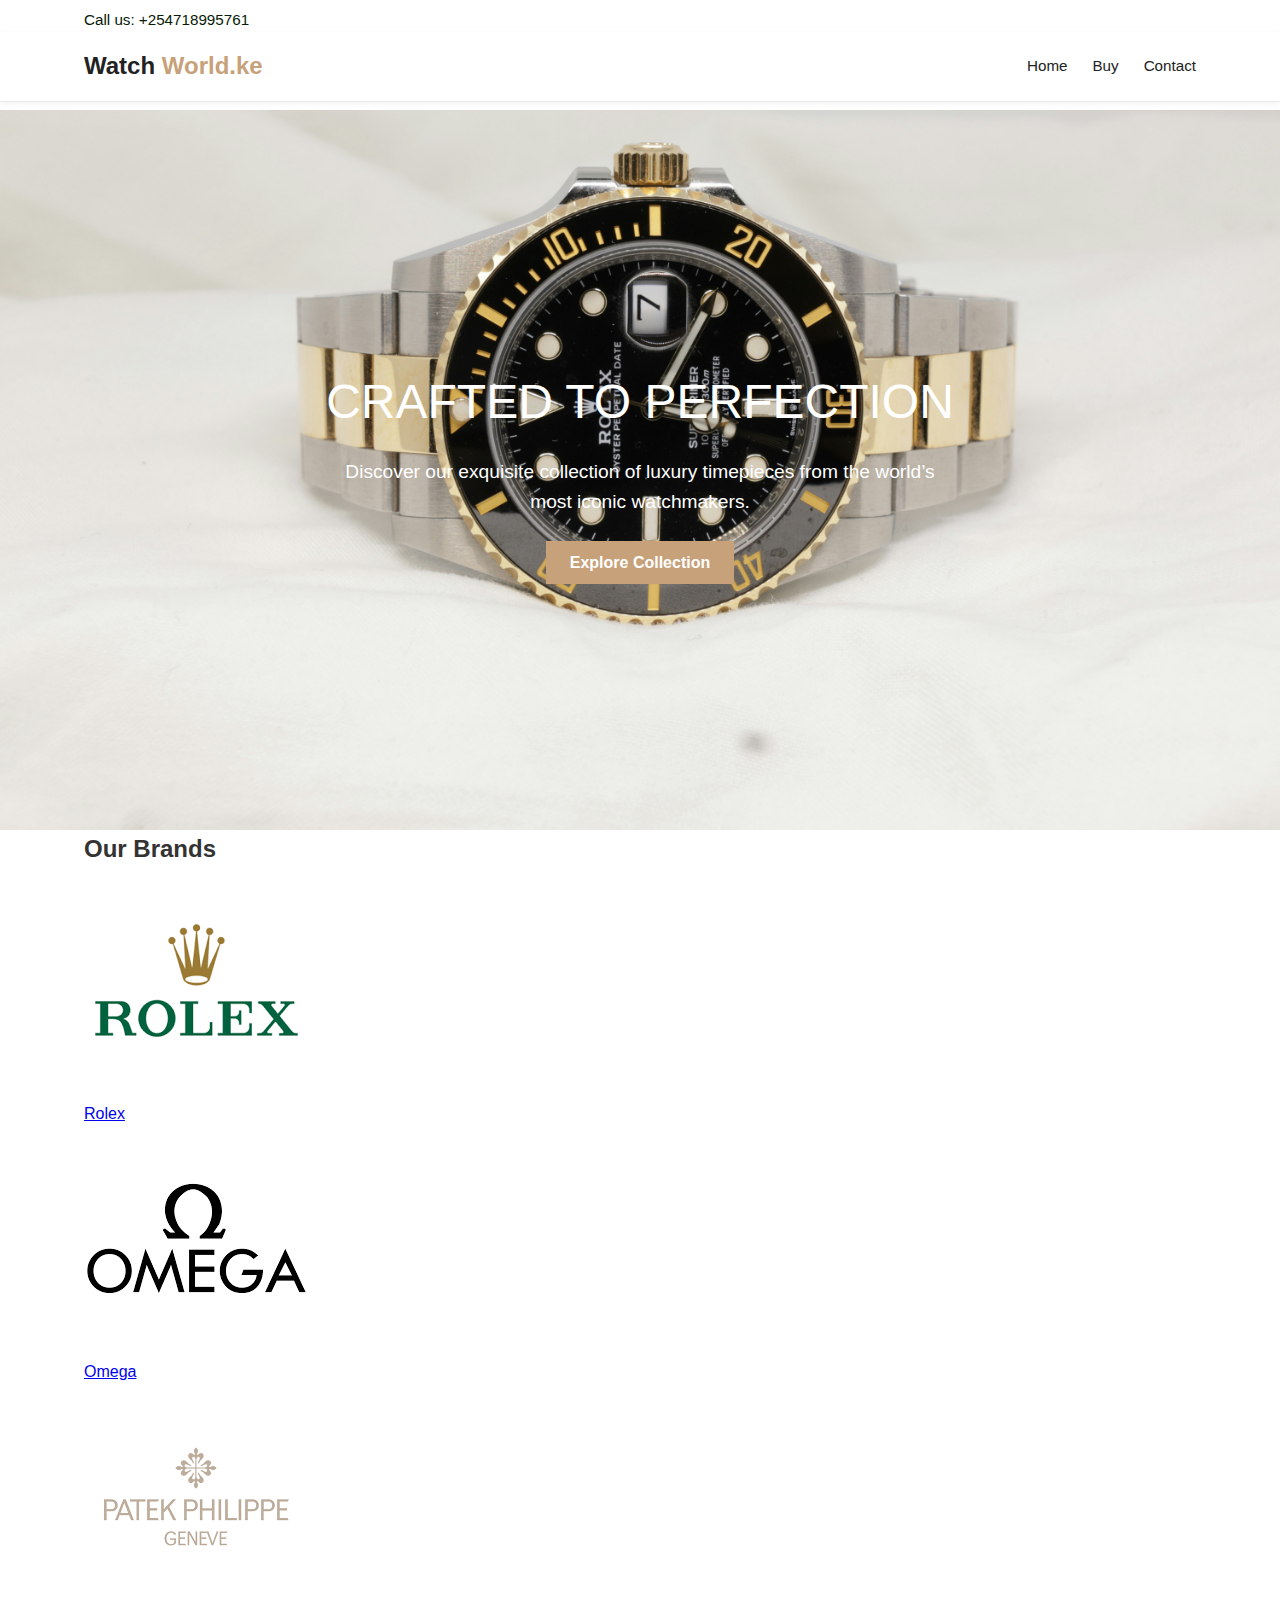
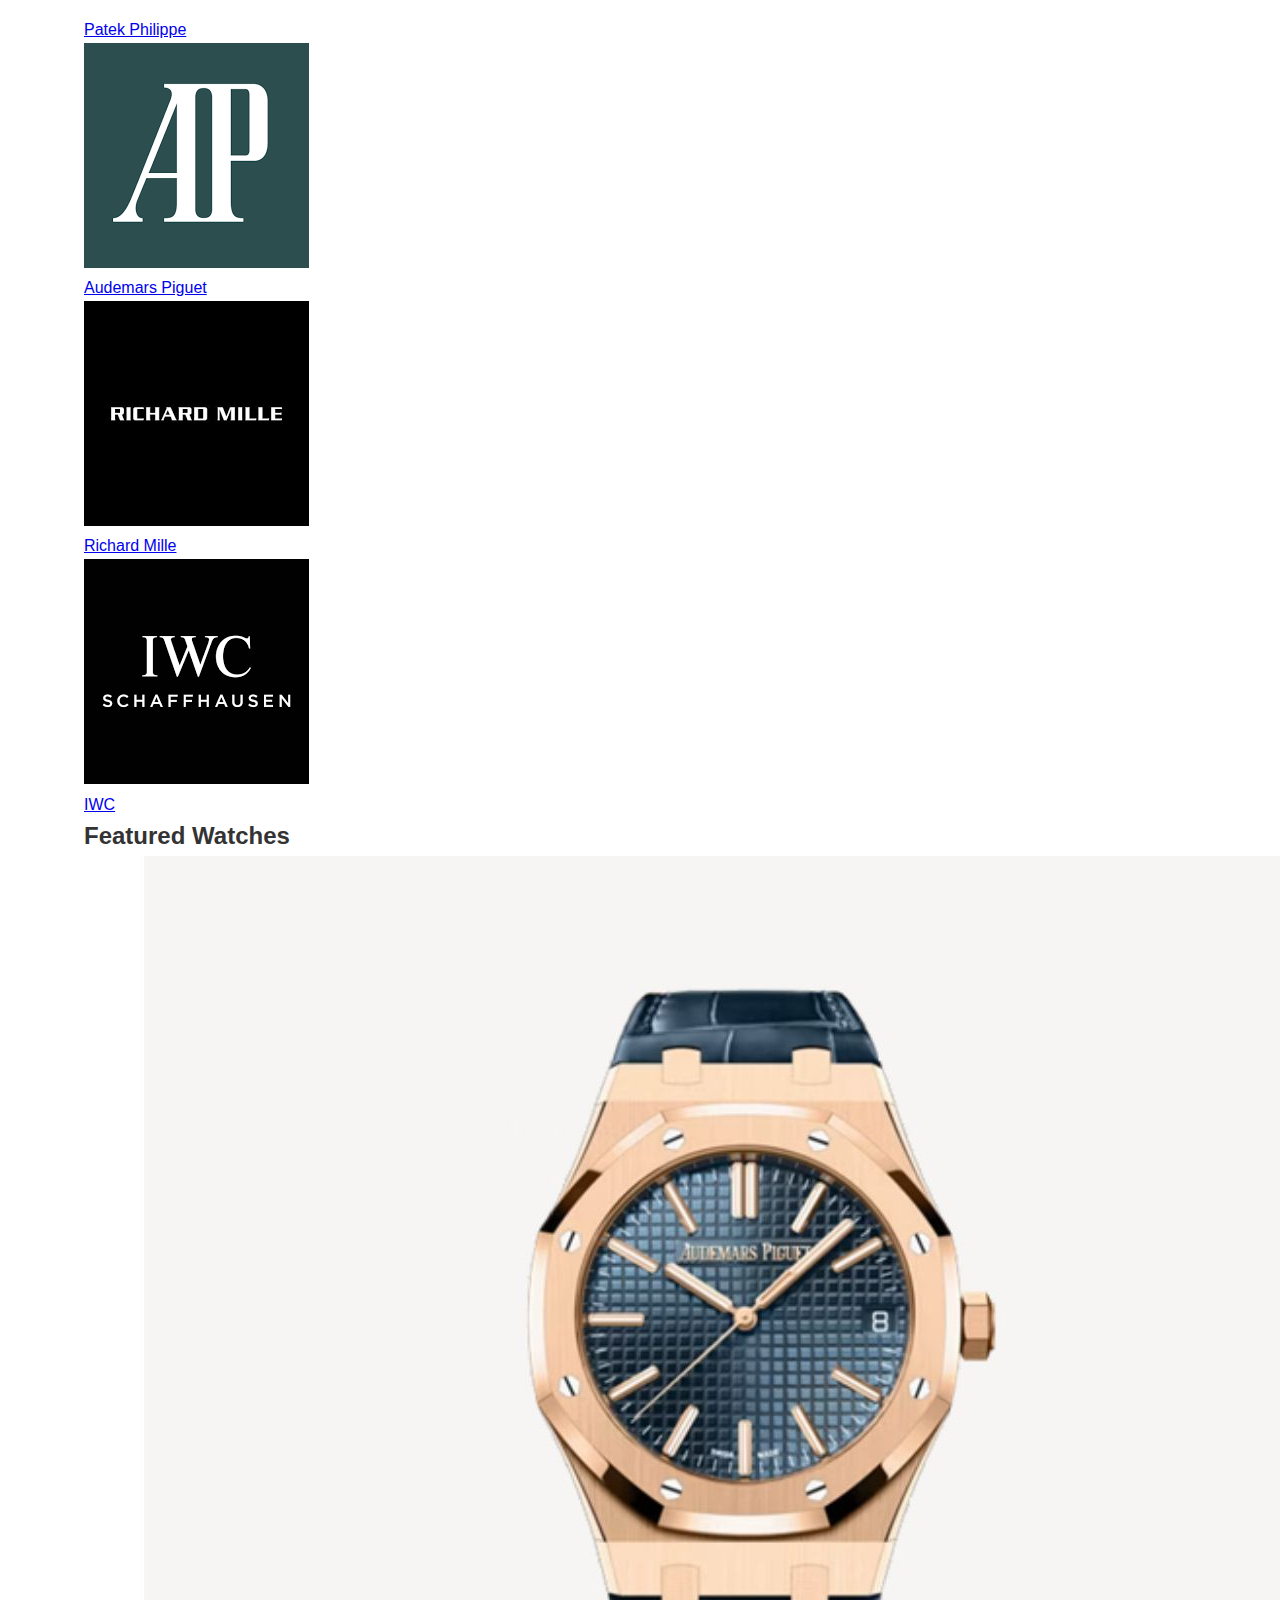
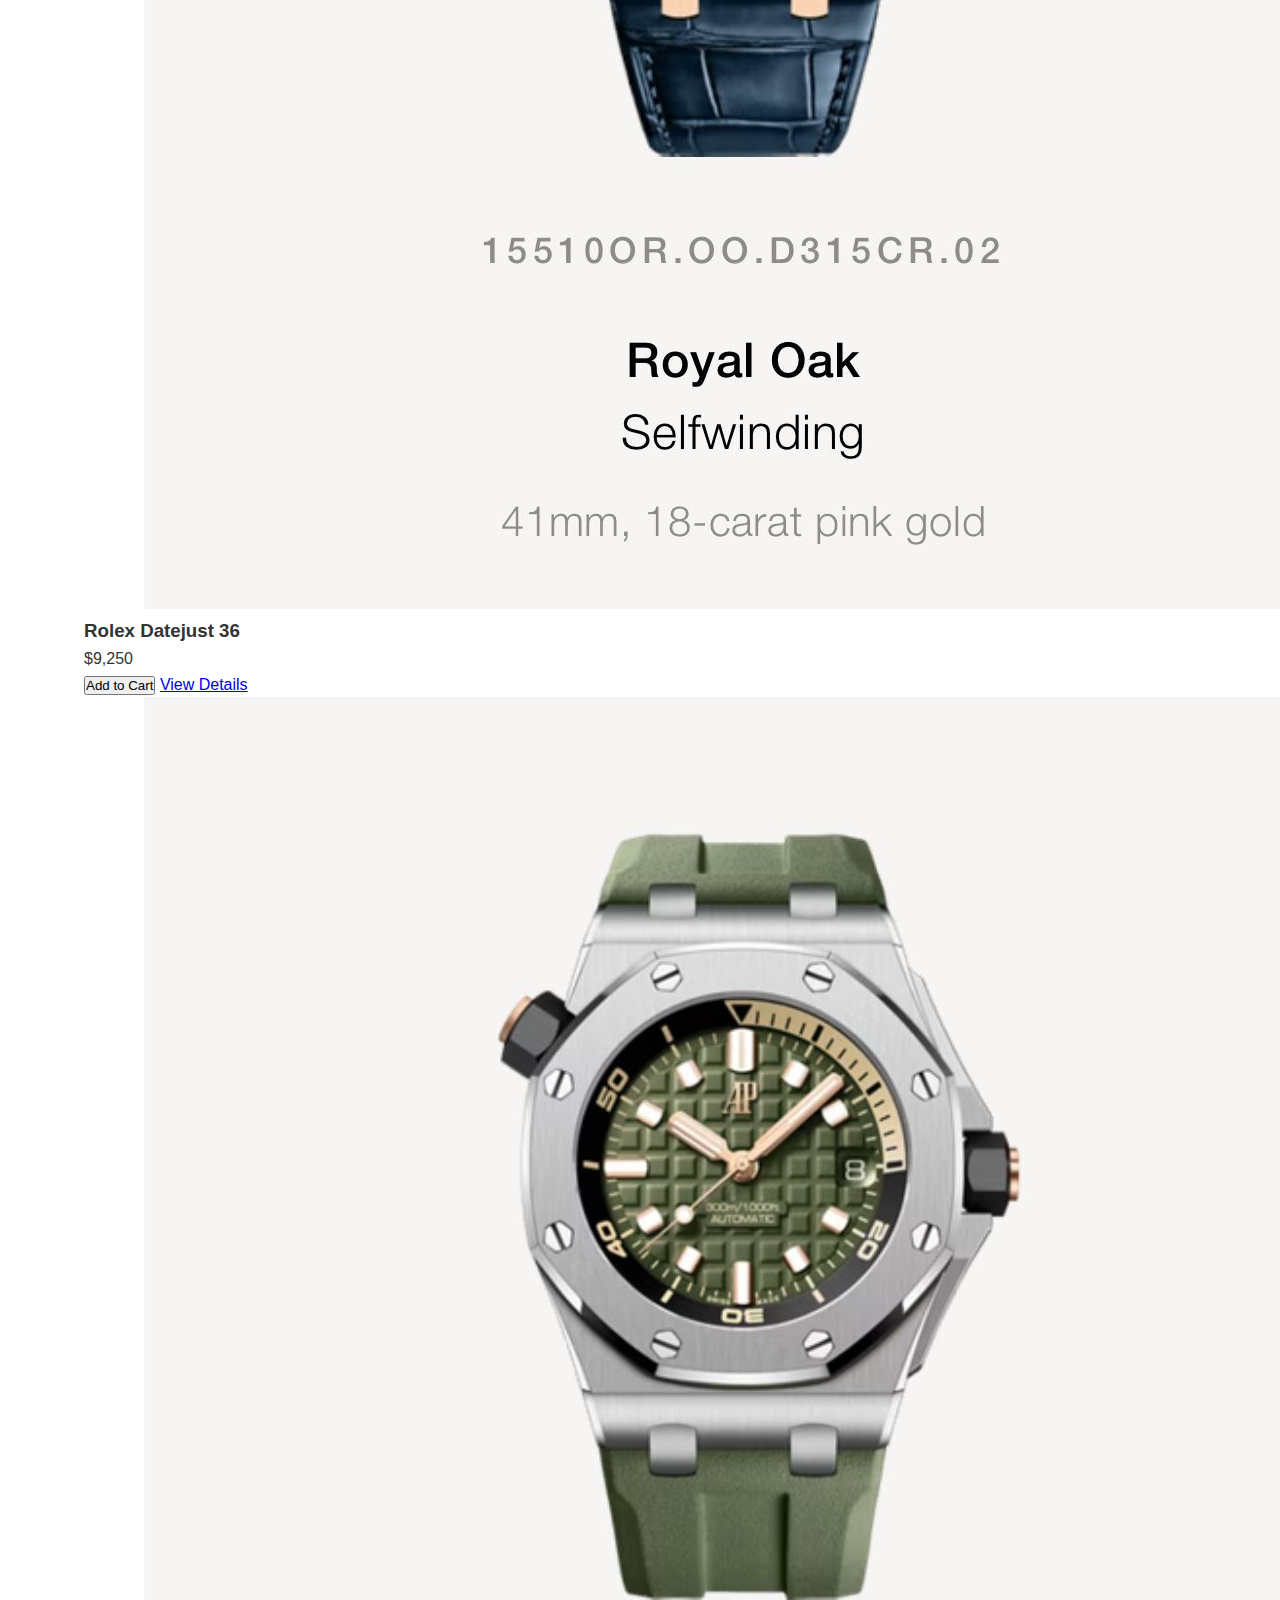
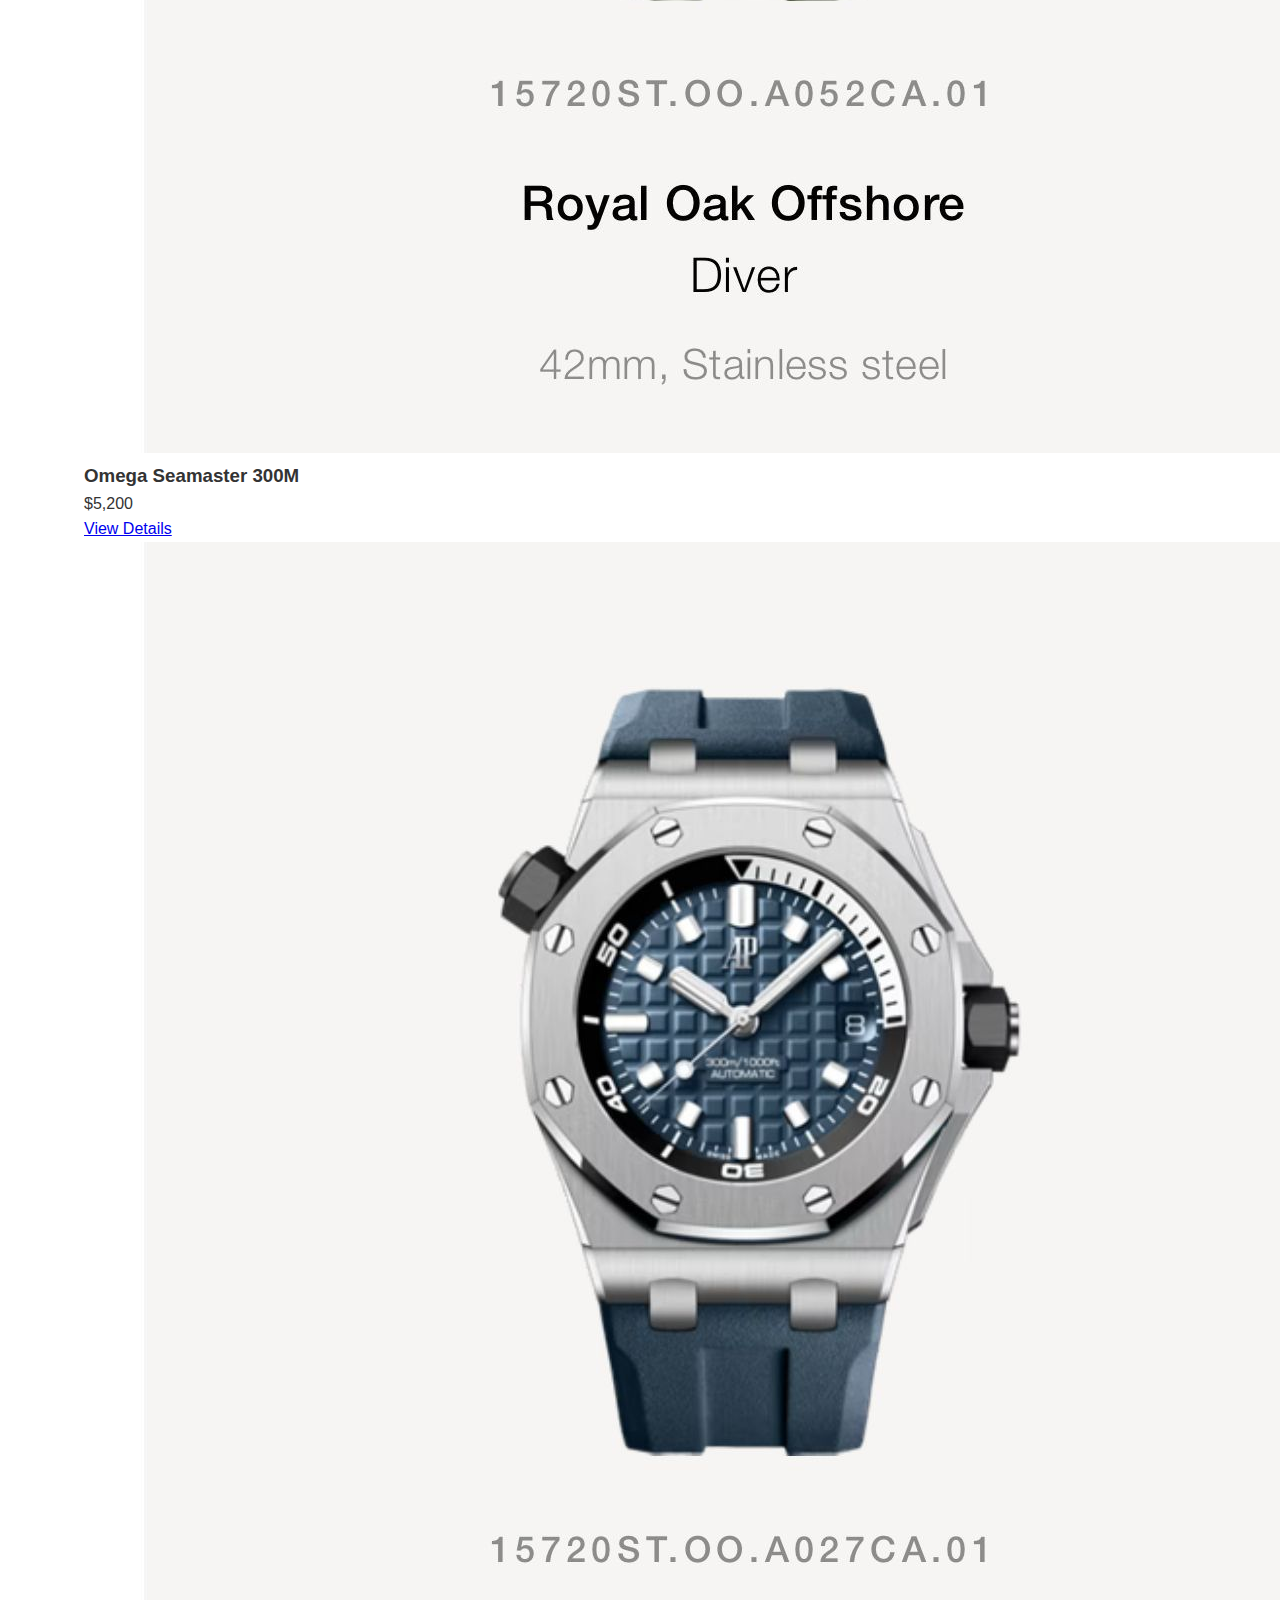
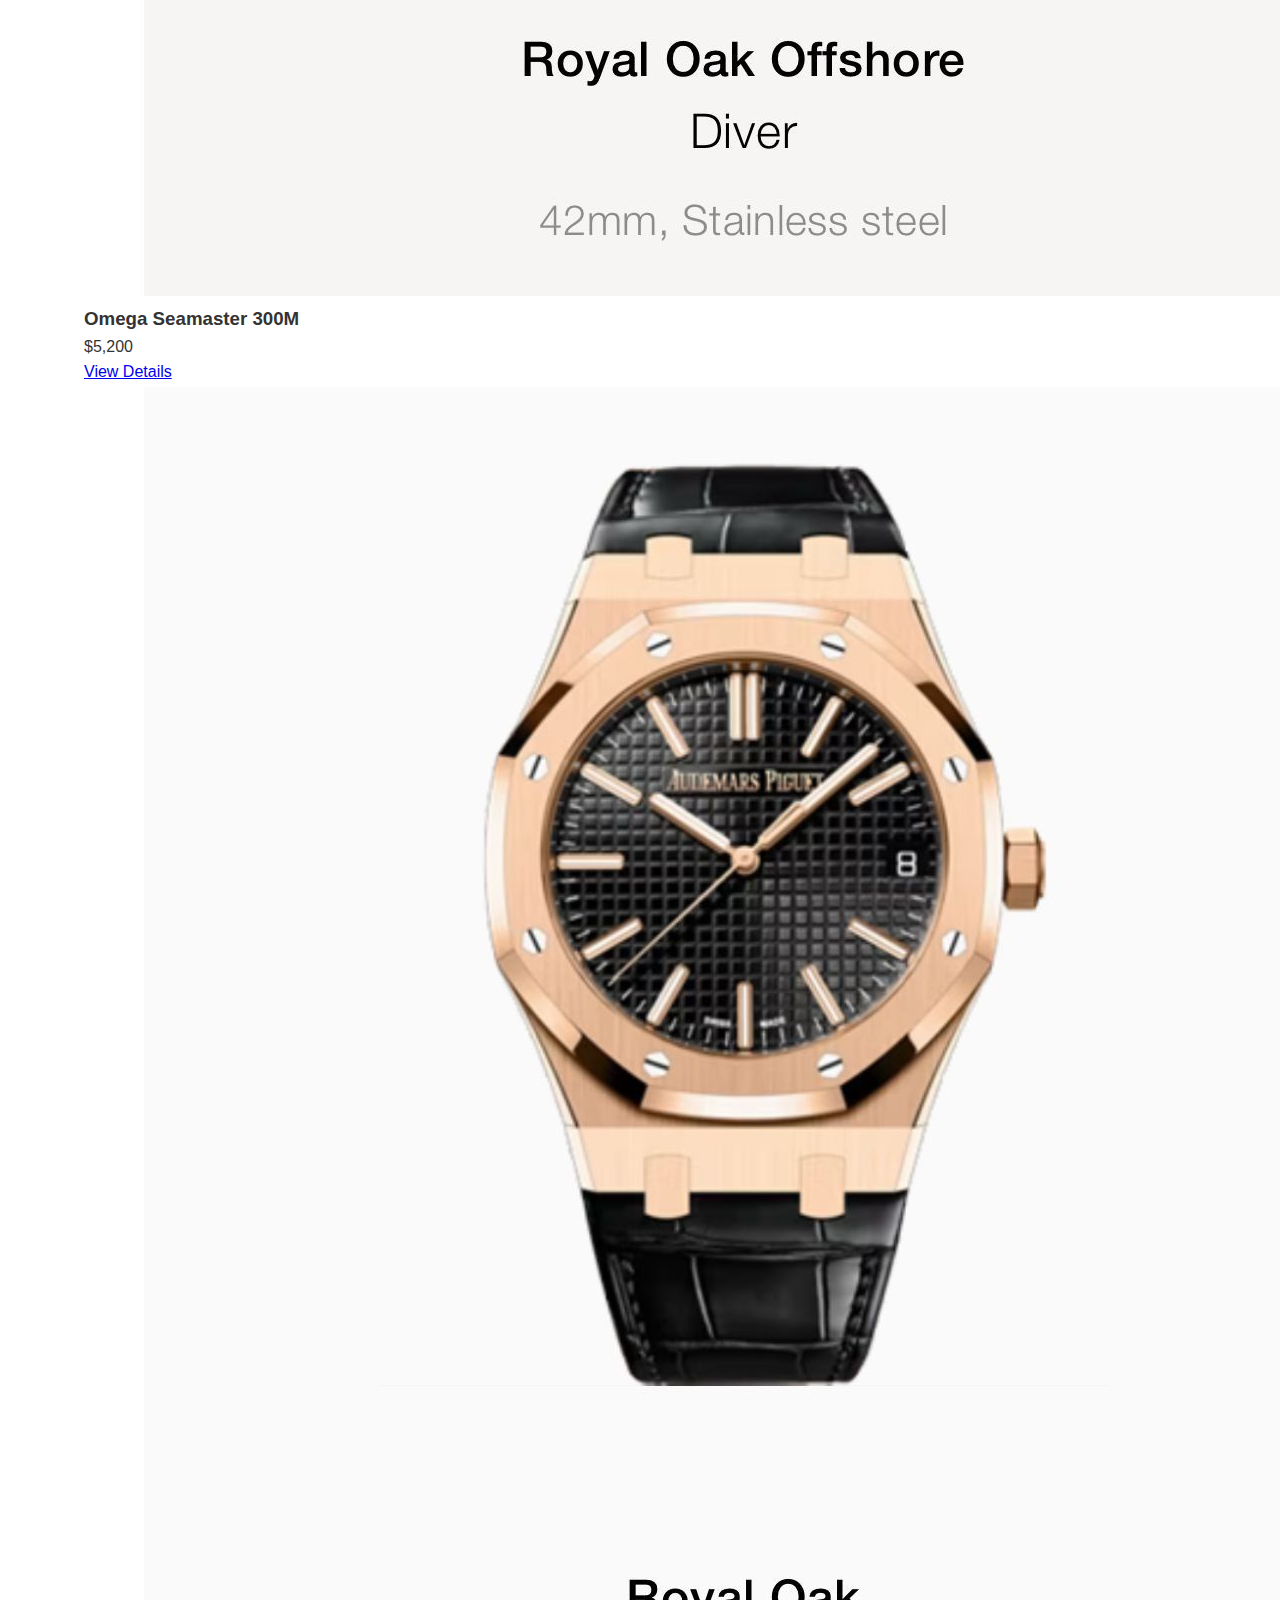
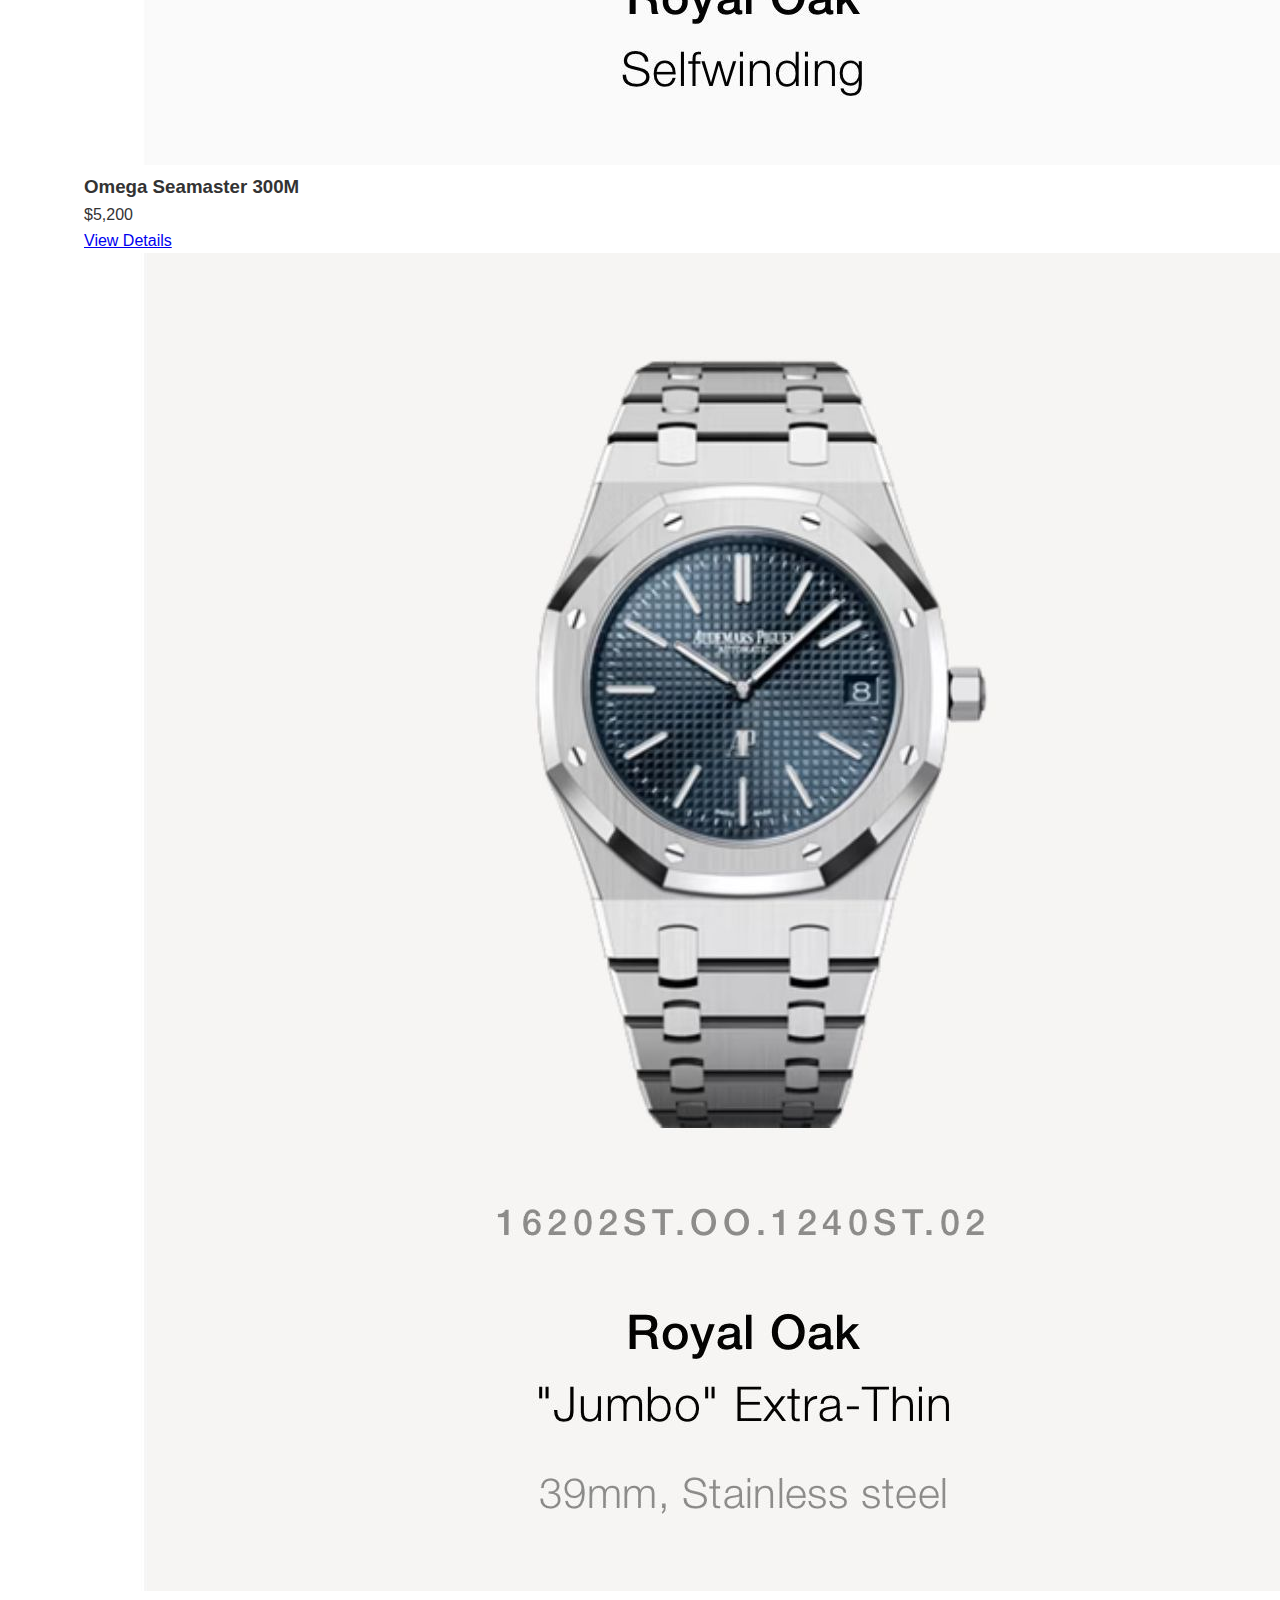
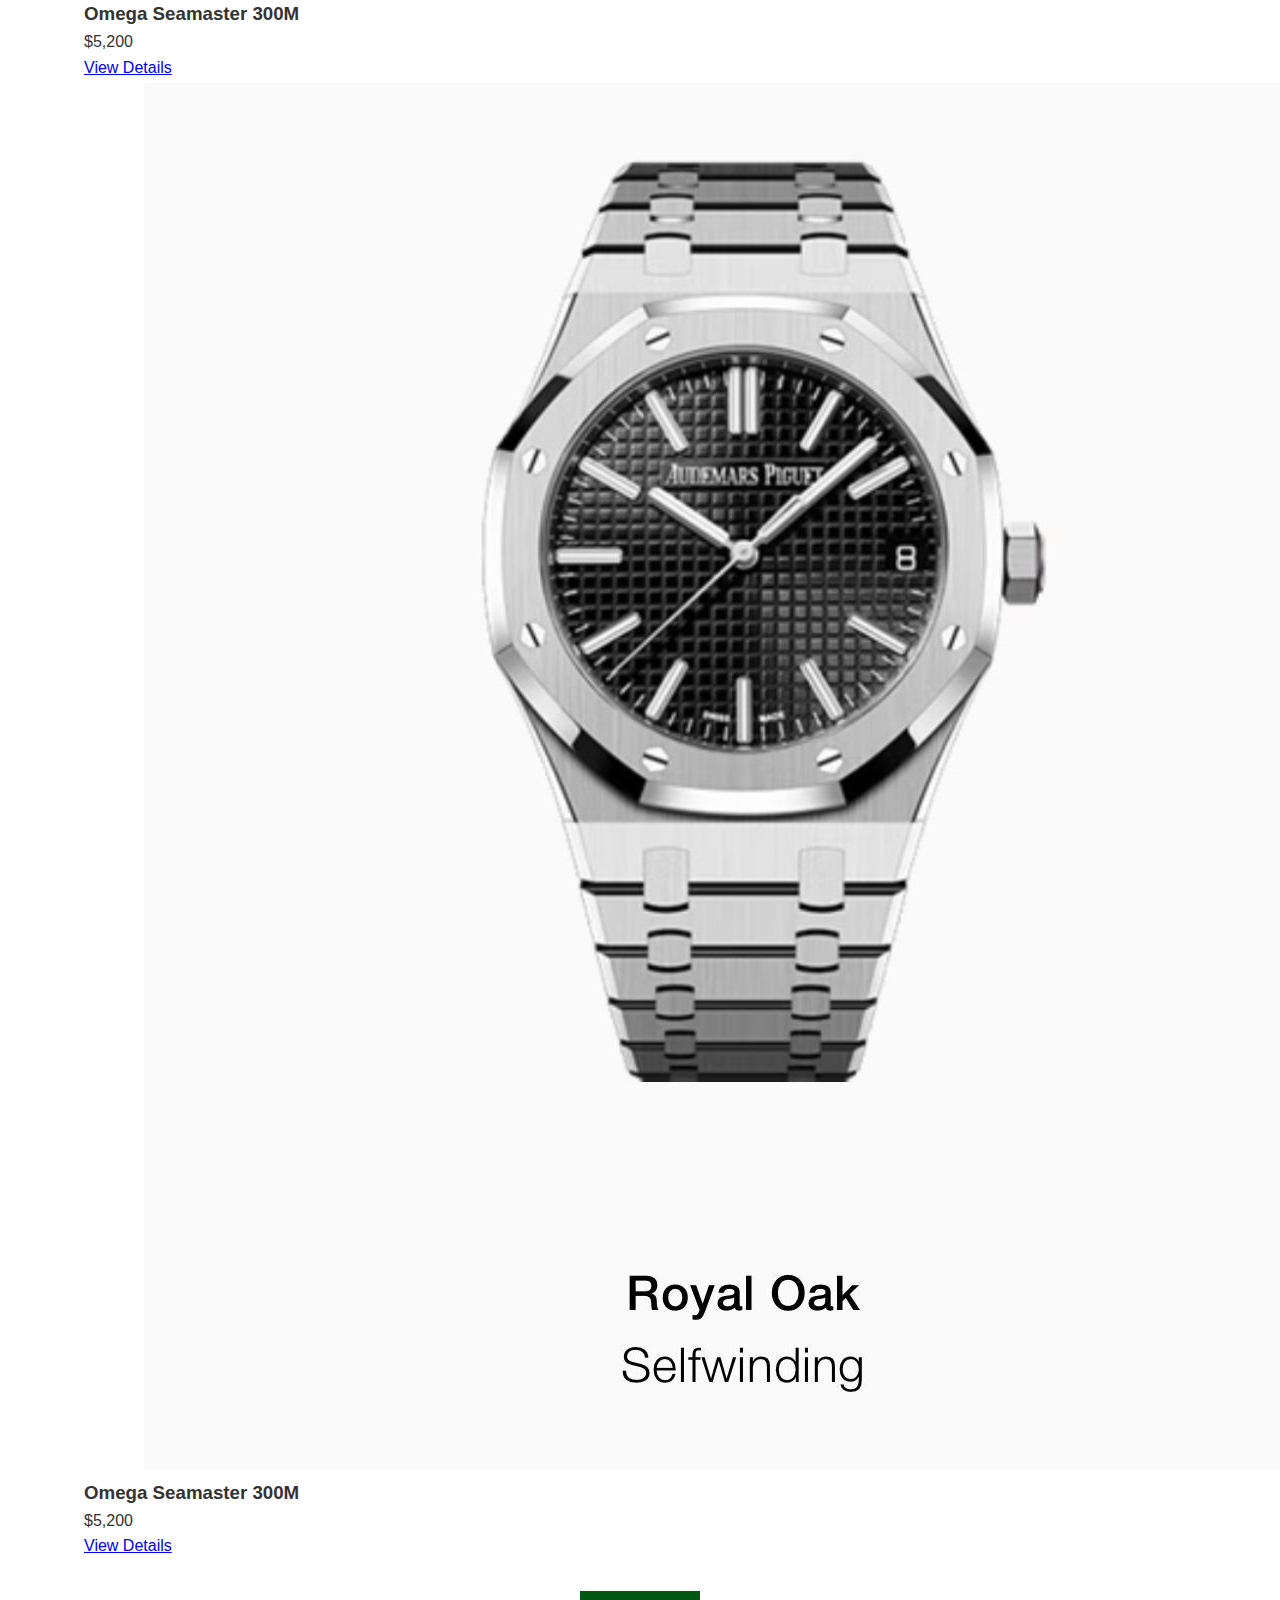
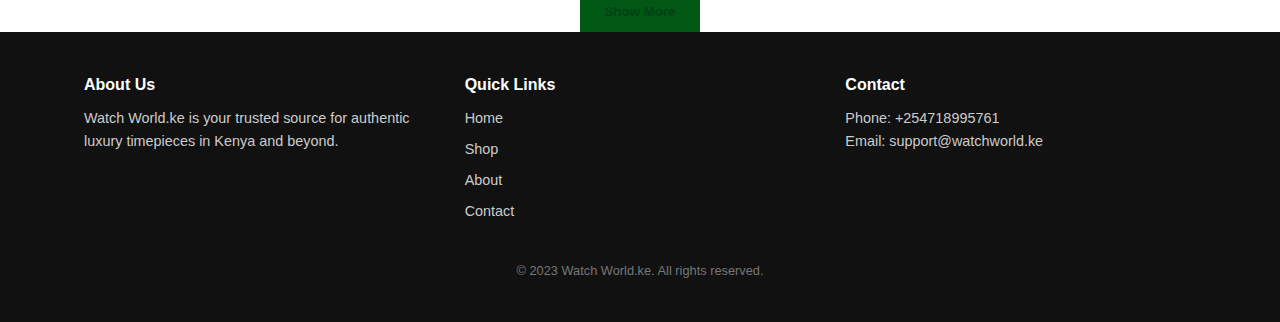
<file: index.html>
<!DOCTYPE html>
<html lang="en">
<head>
  <meta charset="UTF-8">
  <meta name="viewport" content="width=device-width, initial-scale=1.0">
  <title>Watch World.ke | Luxury Watches</title>
  <link rel="stylesheet" href="CSS/styles.css">
  <link rel="stylesheet" href="CSS/footer.css">
  <link rel="stylesheet" href="CSS/header.css">

</head>
<body>
  <script>
    window.SnipcartSettings = {
      publicApiKey: "YOUR_API_KEY",  // <-- Replace with your actual Snipcart public API key
      loadStrategy: "on-user-interaction",
    };

    (function(){
      var c,d;(d=(c=window.SnipcartSettings).version)!=null||(c.version="3.0");
      var s,S;(S=(s=window.SnipcartSettings).timeoutDuration)!=null||(s.timeoutDuration=2750);
      var l,p;(p=(l=window.SnipcartSettings).domain)!=null||(l.domain="cdn.snipcart.com");
      var w,u;(u=(w=window.SnipcartSettings).protocol)!=null||(w.protocol="https");
      var m,g;(g=(m=window.SnipcartSettings).loadCSS)!=null||(m.loadCSS=!0);
      var y=window.SnipcartSettings.version.includes("v3.0.0-ci")||window.SnipcartSettings.version!="3.0"&&window.SnipcartSettings.version.localeCompare("3.4.0",void 0,{numeric:!0,sensitivity:"base"})===-1,f=["focus","mouseover","touchmove","scroll","keydown"];
      window.LoadSnipcart=o;document.readyState==="loading"?document.addEventListener("DOMContentLoaded",r):r();
      function r(){window.SnipcartSettings.loadStrategy?window.SnipcartSettings.loadStrategy==="on-user-interaction"&&(f.forEach(function(t){return document.addEventListener(t,o)}),setTimeout(o,window.SnipcartSettings.timeoutDuration)):o()}
      var a=!1;function o(){if(a)return;a=!0;
        let t=document.getElementsByTagName("head")[0],
        n=document.querySelector("#snipcart"),
        i=document.querySelector('src[src^="'.concat(window.SnipcartSettings.protocol,"://").concat(window.SnipcartSettings.domain,'"][src$="snipcart.js"]')),
        e=document.querySelector('link[href^="'.concat(window.SnipcartSettings.protocol,"://").concat(window.SnipcartSettings.domain,'"][href$="snipcart.css"]'));
        n||(n=document.createElement("div"),n.id="snipcart",n.setAttribute("hidden","true"),document.body.appendChild(n)),h(n),
        i||(i=document.createElement("script"),i.src="".concat(window.SnipcartSettings.protocol,"://").concat(window.SnipcartSettings.domain,"/themes/v").concat(window.SnipcartSettings.version,"/default/snipcart.js"),i.async=!0,t.appendChild(i)),
        !e&&window.SnipcartSettings.loadCSS&&(e=document.createElement("link"),e.rel="stylesheet",e.type="text/css",e.href="".concat(window.SnipcartSettings.protocol,"://").concat(window.SnipcartSettings.domain,"/themes/v").concat(window.SnipcartSettings.version,"/default/snipcart.css"),t.prepend(e)),
        f.forEach(function(v){return document.removeEventListener(v,o)})
      }
      function h(t){
        !y||(t.dataset.apiKey=window.SnipcartSettings.publicApiKey,
        window.SnipcartSettings.addProductBehavior&&(t.dataset.configAddProductBehavior=window.SnipcartSettings.addProductBehavior),
        window.SnipcartSettings.modalStyle&&(t.dataset.configModalStyle=window.SnipcartSettings.modalStyle),
        window.SnipcartSettings.currency&&(t.dataset.currency=window.SnipcartSettings.currency),
        window.SnipcartSettings.templatesUrl&&(t.dataset.templatesUrl=window.SnipcartSettings.templatesUrl))
      }
    })();
  </script>

  <div hidden id="snipcart" data-api-key="YOUR_API_KEY"></div>

  <!-- Top Bar -->
<div class="top-bar">
  <div class="container top-bar-content">
    <div class="left-contact">Call us: +254718995761</div>
    <div class="right-contact">
      <a href="https://wa.me/254718995761" target="_blank" class="whatsapp-link">
        WhatsApp Us
      </a>
    </div>
  </div>
  <!-- Header -->
  <header>
    <div class="container main-header">
      <div class="logo">Watch <span>World.ke</span></div>
      <nav>
        <ul>
          <li><a href="index.html">Home</a></li>
          <li><a href="products.html">Buy</a></li>
          <li><a href="contact.html">Contact</a></li>
        </ul>
      </nav>
    </div>
  </header>
</div>

  <!-- Hero Section -->
<section class="hero" style="
  background: url('images/daniel-hay-O703kpzIsQI-unsplash.jpg') center/cover no-repeat;
  height: 80vh;
  color: white;
  display: flex;
  align-items: center;
">
  <div class="container hero-content" style="max-width: 700px;">
    <h1 style="font-size: 3rem; margin-bottom: 1rem;">CRAFTED TO PERFECTION</h1>
    <p style="font-size: 1.2rem; margin-bottom: 2rem;">Discover our exquisite collection of luxury timepieces from the world’s most iconic watchmakers.</p>
    <a href="products.html" class="btn" style="background-color: #c7a17a; padding: 0.8rem 1.5rem; color: #fff; text-decoration: none; font-weight: bold;">Explore Collection</a>
  </div>
</section>



<section class="brands-section container">
  <h2 class="section-title">Our Brands</h2>
  <div class="brands-row">
    <a href="products.html?brand=Rolex" class="brand-card">
      <img src="images/download (1).png" alt="Rolex">
      <p>Rolex</p>
    </a>

    <a href="products.html?brand=Omega" class="brand-card">
      <img src="images/download (3).png" alt="Omega">
      <p>Omega</p>
    </a>

    <a href="products.html?brand=Patek+Philippe" class="brand-card">
      <img src="images/download (2).png" alt="Patek Philippe">
      <p>Patek Philippe</p>
    </a>

    <a href="products.html?brand=Audemars+Piguet" class="brand-card">
      <img src="images/download.png" alt="Audemars Piguet">
      <p>Audemars Piguet</p>
    </a>

    <a href="products.html?brand=Richard+Mille" class="brand-card">
      <img src="images/download (4).png" alt="Richard Mille">
      <p>Richard Mille</p>
    </a>

    <a href="products.html?brand=IWC" class="brand-card">
      <img src="images/download (5).png" alt="IWC">
      <p>IWC</p>
    </a>
  </div>
</section>

  <!-- Featured Products -->
  <section class="featured-products container">
    <h2 class="section-title">Featured Watches</h2>
    <div class="products-grid">
      <div class="product-card">
        <img src="images/WhatsApp Image 2025-05-22 at 12.31.22_2fd2b07b.jpg" alt="Rolex Datejust">
        <h3>Rolex Datejust 36</h3>
        <div class="price">$9,250</div>
         <button 
        class="snipcart-add-item btn"
        data-item-id="rolex-001"
        data-item-name="Rolex Datejust 36"
        data-item-price="9250"
        data-item-url="index.html"
        data-item-description="A timeless Rolex Datejust 36 with precision and style.">
        Add to Cart
      </button>
        <a href="products.html" class="btn">View Details</a>
      </div>
      <div class="product-card">
        <img src="images/WhatsApp Image 2025-05-22 at 12.31.22_eca5ad7e.jpg" alt="Omega Seamaster">
        <h3>Omega Seamaster 300M</h3>
        <div class="price">$5,200</div>
        <a href="products.html" class="btn">View Details</a>
      </div>
      <div class="product-card">
        <img src="images/WhatsApp Image 2025-05-22 at 12.31.23_d6fa2174.jpg" alt="Omega Seamaster">
        <h3>Omega Seamaster 300M</h3>
        <div class="price">$5,200</div>
        <a href="products.html" class="btn">View Details</a>
      </div>
      <div class="product-card">
        <img src="images/WhatsApp Image 2025-05-22 at 12.31.23_f21b05bb.jpg" alt="Omega Seamaster">
        <h3>Omega Seamaster 300M</h3>
        <div class="price">$5,200</div>
        <a href="products.html" class="btn">View Details</a>
      </div>
      <div class="product-card">
        <img src="images/WhatsApp Image 2025-05-22 at 12.31.24_1c12071b.jpg" alt="Omega Seamaster">
        <h3>Omega Seamaster 300M</h3>
        <div class="price">$5,200</div>
        <a href="products.html" class="btn">View Details</a>
      </div>
      <div class="product-card">
        <img src="images/WhatsApp Image 2025-05-22 at 12.31.24_2d843ac6.jpg" alt="Omega Seamaster">
        <h3>Omega Seamaster 300M</h3>
        <div class="price">$5,200</div>
        <a href="products.html" class="btn">View Details</a>
      </div>
    </div>
  <div class="show-more-wrapper" style="text-align: center; margin-top: 2rem;">
  <button class="btn show-more-btn" style="padding: 0.8rem 1.5rem; background-color: #015714; color: rgb(1, 65, 20); border: none; font-weight: bold; cursor: pointer;">
    Show More
  </button>
</div>
  </section>

  <!-- Footer -->
  <footer>
    <div class="container">
      <div class="footer-content">
        <div>
          <h4>About Us</h4>
          <p>Watch World.ke is your trusted source for authentic luxury timepieces in Kenya and beyond.</p>
        </div>
        <div>
          <h4>Quick Links</h4>
          <ul>
            <li><a href="index.html">Home</a></li>
            <li><a href="products.html">Shop</a></li>
            <li><a href="about.html">About</a></li>
            <li><a href="contact.html">Contact</a></li>
          </ul>
        </div>
        <div>
          <h4>Contact</h4>
          <p>Phone: +254718995761<br>Email: support@watchworld.ke</p>
        </div>
      </div>
      <div class="copyright">
        &copy; 2023 Watch World.ke. All rights reserved.
      </div>
    </div>
  </footer>
</body>
</html>
</file>
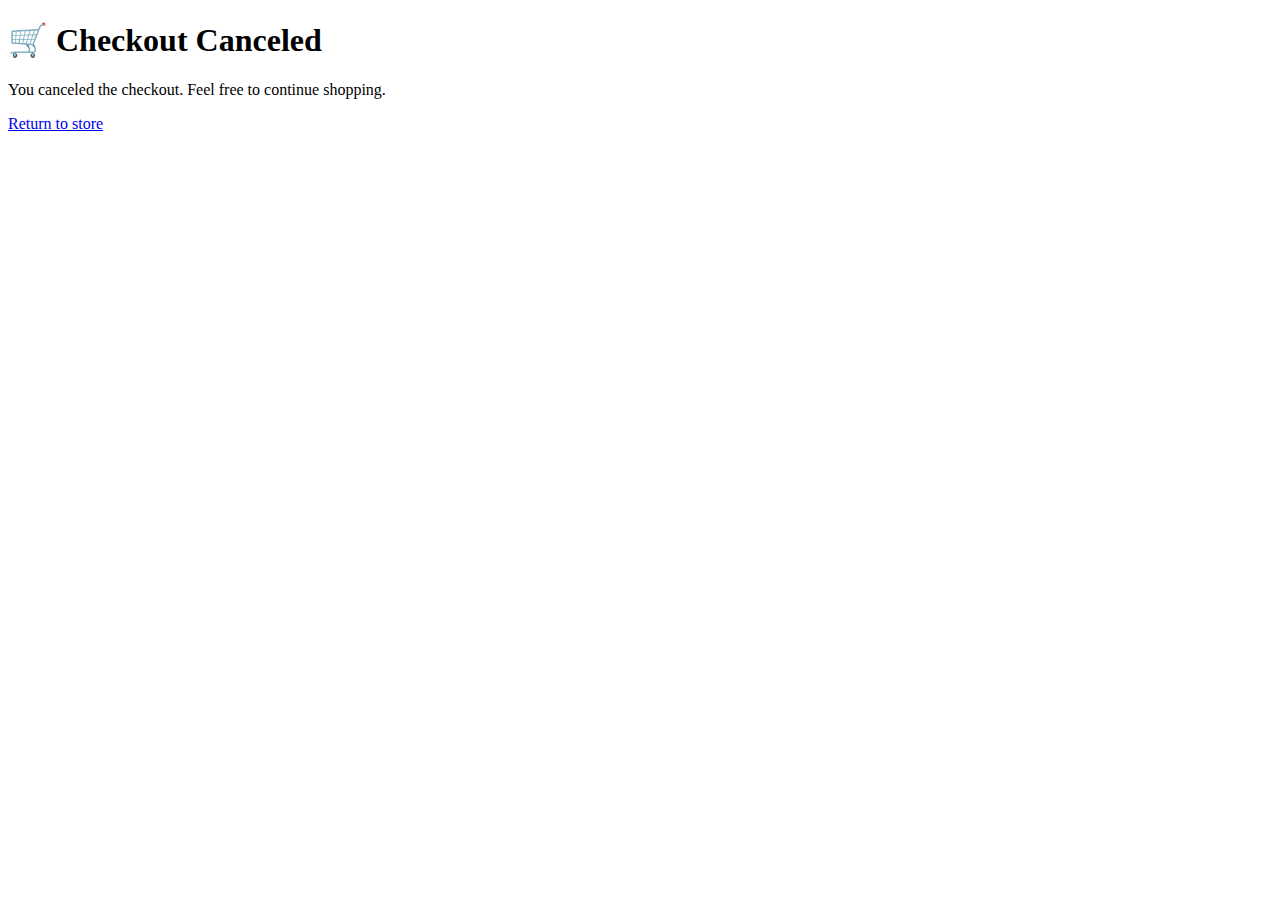
<file: cart.html>
<!DOCTYPE html>
<html lang="en">
<head>
  <meta charset="UTF-8">
  <title>Cart</title>
</head>
<body>
  <h1>🛒 Checkout Canceled</h1>
  <p>You canceled the checkout. Feel free to continue shopping.</p>
  <a href="index.html">Return to store</a>
</body>
</html>
</file>
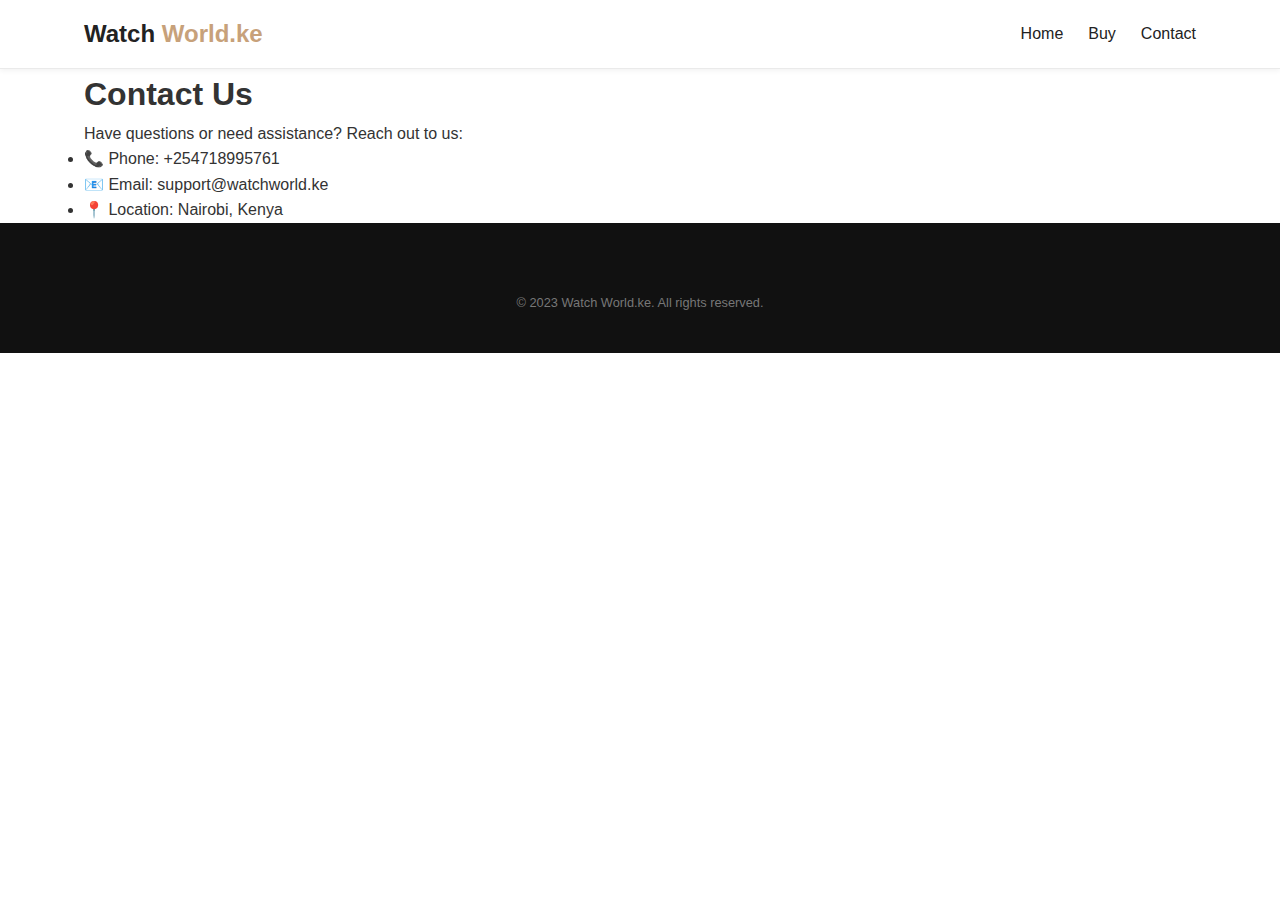
<file: contact.html>
<!DOCTYPE html>
<html lang="en">
<head>
  <meta charset="UTF-8">
  <title>Contact Us | Watch World.ke</title>
  <link rel="stylesheet" href="CSS/styles.css">
  <link rel="stylesheet" href="CSS/header.css">
  <link rel="stylesheet" href="CSS/footer.css">
</head>
<body>
  <!-- Header -->
  <header>
    <div class="container main-header">
      <div class="logo">Watch <span>World.ke</span></div>
      <nav>
        <ul>
          <li><a href="index.html">Home</a></li>
          <li><a href="products.html">Buy</a></li>
          <li><a href="contact.html">Contact</a></li>
        </ul>
      </nav>
    </div>
  </header>

  <section class="container">
    <h1>Contact Us</h1>
    <p>Have questions or need assistance? Reach out to us:</p>
    <ul>
      <li>📞 Phone: +254718995761</li>
      <li>📧 Email: support@watchworld.ke</li>
      <li>📍 Location: Nairobi, Kenya</li>
    </ul>
  </section>

  <!-- Footer -->
  <footer>
    <div class="container">
      <div class="footer-content"></div>
      <div class="copyright">
        &copy; 2023 Watch World.ke. All rights reserved.
      </div>
    </div>
  </footer>
</body>
</html>
</file>
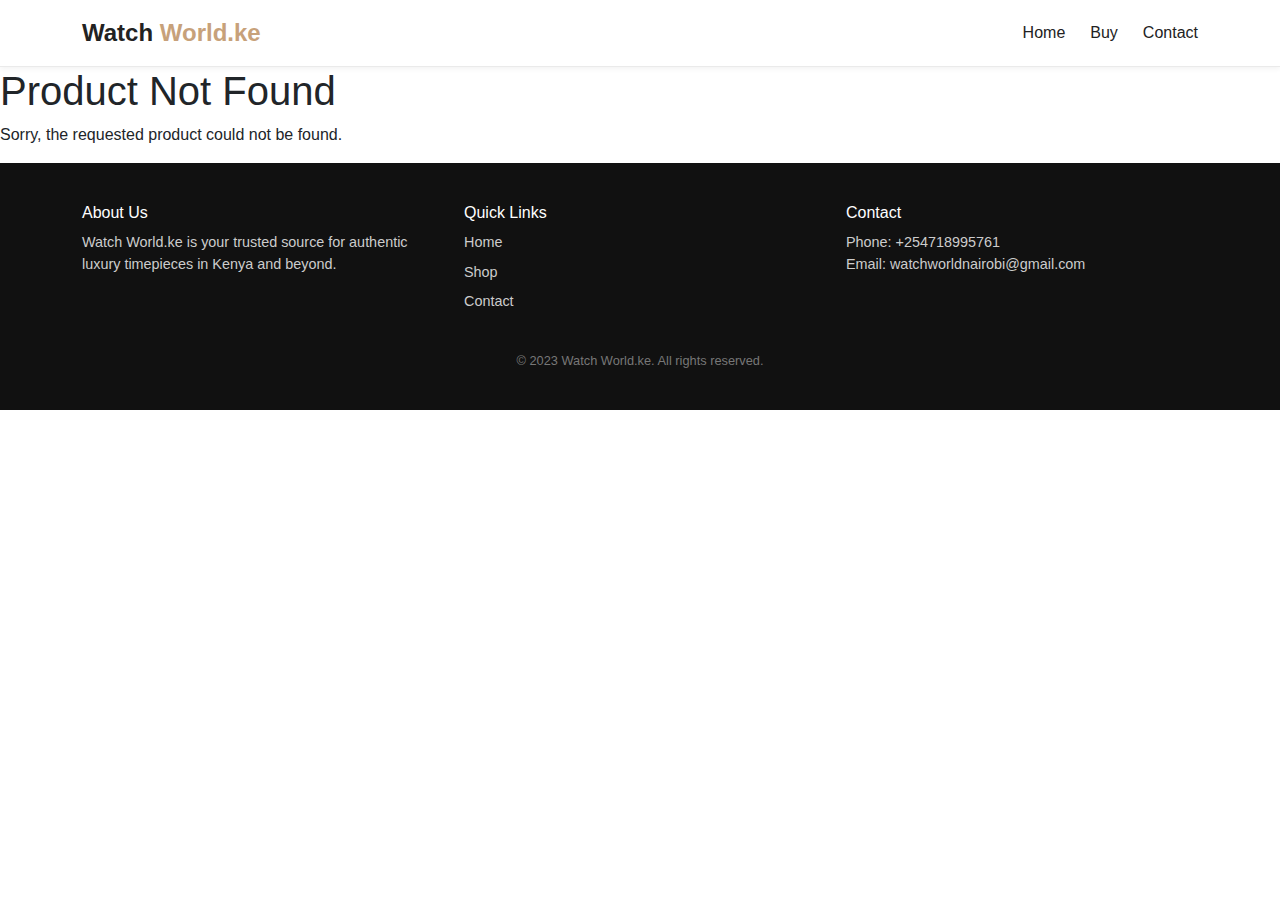
<file: product.html>
<!DOCTYPE html>
<html lang="en">
<head>
    <link rel="icon" href="images/favicon.ico" type="image/x-icon">
    <meta charset="UTF-8">
    <meta name="viewport" content="width=device-width, initial-scale=1.0">
    <title>Product Details | Watch World.ke</title>
    <link rel="stylesheet" href="CSS/header.css">
    <link rel="stylesheet" href="CSS/footer.css">
    <link rel="stylesheet" href="CSS/styles.css">
    <link href="https://cdn.jsdelivr.net/npm/bootstrap@5.3.3/dist/css/bootstrap.min.css" rel="stylesheet">
</head>
<body>
    <!-- Header -->
    <header>
        <div class="container main-header">
            <div class="logo">Watch <span>World.ke</span></div>
            <nav>
                <ul>
                    <li><a href="index.html">Home</a></li>
                    <li><a href="products.html">Buy</a></li>
                    <li><a href="contact.html">Contact</a></li>
                </ul>
            </nav>
        </div>
    </header>

    <div class="product-container" id="productContainer">
        <!-- Product details will be inserted here by JavaScript -->
    </div>

    <!-- Footer -->
    <footer>
        <div class="container">
            <div class="footer-content">
                <div>
                    <h4>About Us</h4>
                    <p>Watch World.ke is your trusted source for authentic luxury timepieces in Kenya and beyond.</p>
                </div>
                <div>
                    <h4>Quick Links</h4>
                    <ul>
                        <li><a href="index.html">Home</a></li>
                        <li><a href="products.html">Shop</a></li>
                        <li><a href="contact.html">Contact</a></li>
                    </ul>
                </div>
                <div>
                    <h4>Contact</h4>
                    <p>Phone: +254718995761<br>Email: watchworldnairobi@gmail.com</p>
                </div>
            </div>
            <div class="copyright">
                &copy; 2023 Watch World.ke. All rights reserved.
            </div>
        </div>
    </footer>

    <script>
        // Get the product ID from URL parameters
        const urlParams = new URLSearchParams(window.location.search);
        const productId = urlParams.get('id');

        // Product database
        const products = {
            // Featured products from index.html
            "123": {
                name: "Skeleton AP Royal Oak",
                price: "ksh 33,000",
                image: "images/WhatsApp Image 2025-05-22 at 12.31.17_927c286f.jpg",
            },
            "124": {
                name: "Skeleton AP Royal Oak",
                price: "ksh 30,000",
                image: "images/WhatsApp Image 2025-05-22 at 12.31.19_7129a62f.jpg",
            },
            "125": {
                name: "Frosted Double balance AP",
                price: "ksh 32,000",
                image: "images/WhatsApp Image 2025-05-22 at 12.31.20_76402928.jpg",
            },
            "126": {
                name: "Patek Philippe Aquanaut",
                price: "ksh 28,000",
                image: "images/WhatsApp Image 2025-05-22 at 12.30.42_535ebb9c.jpg",
            },
            "127": {
                name: "Rolex Oyster Perpetual",
                price: "ksh 25,000",
                image: "images/WhatsApp Image 2025-05-22 at 12.30.44_c9774abd.jpg",  
            },           
            "128": {
                name: "patek Philippe Nautilus",
                price: "ksh 30,000",
                image: "images/WhatsApp Image 2025-05-22 at 12.30.44_dc8e1706.jpg",           
            },
            "129": {
                name: "Royal Oak offshore",
                price: "ksh 30,000",
                image: "images/WhatsApp Image 2025-05-22 at 12.30.40_2ef619e6.jpg",        
            },
            "130": {
                name: "Royal Oak self-winding",
                price: "ksh 30,000",
                image: "images/WhatsApp Image 2025-05-22 at 12.30.40_a8ea0c26.jpg",         
            },
            "131": {
                name: "Royal Oak offshore",
                price: "ksh 30,000",
                image: "images/WhatsApp Image 2025-05-22 at 12.30.40_b050f2ef.jpg",               
            },
            "132": {
                name: "Royal Oak offshore Diver",
                price: "ksh 30,000",
                image: "images/WhatsApp Image 2025-05-22 at 12.30.41_18d256fb.jpg",             
            },
            "133": {
                name: "Royal Oak Jumbo extra-thin",
                price: "ksh 30,000",
                image: "images/WhatsApp Image 2025-05-22 at 12.30.41_becb4541.jpg",          
            },
            "134": {
                name: "Royal Oak self-winding",
                price: "ksh 30,000",
                image: "images/WhatsApp Image 2025-05-22 at 12.30.41_f3c7598c.jpg",             
            },
            "135": {
                name: "Patek Philippe Aquanaut",
                price: "ksh 26,000",
                image: "images/WhatsApp Image 2025-05-22 at 12.30.42_535ebb9c.jpg",           
            },
            "136": {
                name: "patek Philippe Nautilus",
                price: "ksh 29,000",
                image: "images/WhatsApp Image 2025-05-22 at 12.30.42_d1cdf3b3.jpg",
            },
            "137": {
                name: "patek Philippe Nautilus",
                price: "ksh 29,000",
                image: "images/WhatsApp Image 2025-05-22 at 12.30.43_92250a97.jpg",        
            },
            "138": {
                name: "patek Philippe Nautilus",
                price: "ksh 29,000",
                image: "images/WhatsApp Image 2025-05-22 at 12.30.43_e75eb7ff.jpg",
            },
            "139": {
                name: "Rolex Oyster Perpetual",
                price: "ksh 27,000",
                image: "images/WhatsApp Image 2025-05-22 at 12.30.44_c9774abd.jpg",
            },
            "140": {
                name: "patek Philippe Nautilus",
                price: "ksh 30,000",
                image: "images/WhatsApp Image 2025-05-22 at 12.30.44_dc8e1706.jpg",
            },
            "141": {
                name: "Rolex submariner Date",
                price: "ksh 26,000",
                image: "images/WhatsApp Image 2025-05-22 at 12.30.45_39da5326.jpg",
            },
            "142": {
                name: "Rolex Oyster Perpetual",
                price: "ksh 27,000",
                image: "images/WhatsApp Image 2025-05-22 at 12.30.45_c4b16062.jpg",
            },
            "143": {
                name: "Rolex Air-king",
                price: "ksh 28.000",
                image: "images/WhatsApp Image 2025-05-22 at 12.30.45_ec331c75.jpg",
            },
            "144": {
                name: "Rolex Sky-Dweller",
                price: "ksh 29,000",
                image: "images/WhatsApp Image 2025-05-22 at 12.30.46_0479061e.jpg",
            },
            "145": {
                name: "Rolex Submariner",
                price: "ksh 27,000",
                image: "images/WhatsApp Image 2025-05-22 at 12.30.46_249722b5.jpg",
            },
            "146": {
                name: "Rolex Datejust",
                price: "ksh 35,000",
                image: "images/WhatsApp Image 2025-05-22 at 12.30.47_36197115.jpg",
            },
            "147": {
                name: "Rolex Oyster Perpetual Mint",
                price: "ksh 27,000",
                image: "images/WhatsApp Image 2025-05-22 at 12.30.48_99700ef9.jpg",
            },
            "148": {
                name: "Rolex subariner Date",
                price: "ksh 28,000",
                image: "images/WhatsApp Image 2025-05-22 at 12.30.48_a0d0d333.jpg",
            },
            "149": {
                name: "Rolex Day-Date 40",
                price: "ksh 28,000",
                image: "images/WhatsApp Image 2025-05-22 at 12.30.49_973e154e.jpg",
                
            },
            "150": {
                name: "AP Royal Oak Perpetual Calendar",
                price: "ksh 28,000",
                image: "images/WhatsApp Image 2025-05-22 at 12.30.50_261a3cca.jpg",
            },
            "151": {
                name: "AP Royal Oak",
                price: "ksh 34,000",
                image: "images/WhatsApp Image 2025-05-22 at 12.30.51_95e7559f.jpg",
            },
            "152": {
                name: "AP Royal Oak Self-Winding",
                price: "ksh 29,000 ",
                image: "images/WhatsApp Image 2025-05-22 at 12.30.51_b29f2628.jpg",
               
            },
            "153": {
                name: "AP Royal Oak perpetual Calendar",
                price: "ksh 29,000",
                image: "images/WhatsApp Image 2025-05-22 at 12.30.52_4a42d836.jpg",

            },
            "154": {
                name: "AP Royal Oak Perpetual Calendar",
                price: "ksh 29,000",
                image: "images/WhatsApp Image 2025-05-22 at 12.30.52_cb73ce8e.jpg",
            },
            "155": {
                name: "AP Royal Oak Perpetual Calendar",
                price: "ksh 29,000",
                image: "images/WhatsApp Image 2025-05-22 at 12.30.52_e210be7c.jpg",
            },
            "156": {
                name: "AP Royal Oak perpetual Calendar",
                price: "ksh 29,000",
                image: "images/WhatsApp Image 2025-05-22 at 12.30.53_67885d77.jpg",

            },
            "157": {
                name: "Rolex Sky-Dweller",
                price: "ksh 27,000",
                image: "images/WhatsApp Image 2025-05-22 at 12.30.54_0bd4e1a2.jpg",
            },
            "158": {
                name: "Rolex Sky-Dweller",
                price: "ksh 27,000",
                image: "images/WhatsApp Image 2025-05-22 at 12.30.54_4006b418.jpg",
                
            },
            "159": {
                name: "Rolex GMT-Master II",
                price: "ksh 25,000",
                image: "images/WhatsApp Image 2025-05-22 at 12.30.55_2ae8a5c4.jpg",
            },
            "160": {
                name: "Rolex GMT-Master II",
                price: "ksh 25,000",
                image: "images/WhatsApp Image 2025-05-22 at 12.30.55_4d1365a8.jpg",
            },
            "161": {
                name: "Rolex sky-Dweller",
                price: "ksh 27,000",
                image: "images/WhatsApp Image 2025-05-22 at 12.30.56_4ee7006d.jpg",

            },
            "163": {
                name: "Rolex Sky-Dweller",
                price: "ksh 27,000",
                image: "images/WhatsApp Image 2025-05-22 at 12.30.56_ce3ee08b.jpg",
            },
            "164": {
                name: "Rolex GMT-Master II",
                price: "ksh 25,000",
                image: "images/WhatsApp Image 2025-05-22 at 12.30.57_097fd932.jpg",

            },
            "165": {
                name: "Rolex GMT-Master II",
                price: "ksh 25,000",
                image: "images/WhatsApp Image 2025-05-22 at 12.30.58_96a854da.jpg",
      
            },
            "166": {
                name: "AP Royal Oak Perpetual Calendar",
                price: "ksh 30,000",
                image: "images/WhatsApp Image 2025-05-22 at 12.30.59_36e6c214.jpg",

            },
            "167": {
                name: "Rolex submariner",
                price: "ksh 26,000",
                image: "images/WhatsApp Image 2025-05-22 at 12.30.59_c60d9d65.jpg",
                
            },
            "168": {
                name: "Wimbledon Rolex Datejust 41",
                price: "ksh 27,000",
                image: "images/WhatsApp Image 2025-05-22 at 12.31.00_2e61c23b.jpg",
            },
            "169": 
            {
                name: "Rolex Datejust 41",
                price: "ksh 27,000",
                image: "images/WhatsApp Image 2025-05-22 at 12.31.01_397460c6.jpg",

            },
            "170": {
                name: "Rolex Datejust 41",
                price: "ksh 27,000",
                image: "images/WhatsApp Image 2025-05-22 at 12.31.01_720ea8a5.jpg",

            },
            "171": {
                name: "AP Royal Oak Perpetual Calendar",
                price: "ksh 30,000",
                image: "images/WhatsApp Image 2025-05-22 at 12.31.02_42d56c17.jpg",

            },
            "172": {
                name: "AP Royal Oak Perpetual Calendar",
                price: "ksh 30,000",
                image: "images/WhatsApp Image 2025-05-22 at 12.31.04_8aef70f0.jpg",

            },
            "173": {
                name: "Rolex GMT-Master II",
                price: "ksh 27,000",
                image: "images/WhatsApp Image 2025-05-22 at 12.31.13_080feb06.jpg",
            },
            "174": {
                name: "Patek Philippe Nautilus",
                price: "ksh 29,000",
                image: "images/WhatsApp Image 2025-05-22 at 12.31.16_47ad21c9.jpg",

            },
            "175": {
                name: "AP Royal Oak Self-Winding",
                price: "ksh 27,000",
                image: "images/WhatsApp Image 2025-05-22 at 12.31.18_e6d3a960.jpg",
            },
            "176": {
                name: "AP Royal Oak",
                price: "ksh 33,000",
                image: "images/WhatsApp Image 2025-05-22 at 12.31.17_927c286f.jpg",
            },
            "177": {
                name: "AP Royal Oak self-winding",
                price: "ksh 30,000",
                image: "images/WhatsApp Image 2025-05-22 at 12.31.18_4e55b35e.jpg",
            },
        };

        // Display product details
        const productContainer = document.getElementById('productContainer');
        const product = products[productId];


            if (product) {
            productContainer.innerHTML = `
                <div class="product-info">
                    <h1 class="product-title">${product.name}</h1>
                </div>
                <div class="product-image">
                    <img src="${product.image}" alt="${product.name}">
                </div>
                <div class="product-info">
                    <div class="price">${product.price}</div>
                    <p class="model"><strong>Model:</strong> ${product.name}</p>
                    <p class="box"><strong>Box:</strong> Yes</p>
                    <p class="papers"><strong>Papers:</strong> Yes</p>
                        <!-- WhatsApp Us Button -->
                        <a href="https://wa.me/254718995761" target="_blank" class="btn btn-success">
                        WhatsApp Us
                        </a>

                </div>
            `;

        } else {
            productContainer.innerHTML = `
                <div class="product-info">
                    <h1>Product Not Found</h1>
                    <p>Sorry, the requested product could not be found.</p>
                </div>
            `;
        }
    </script>
</body>
</html>
</file>
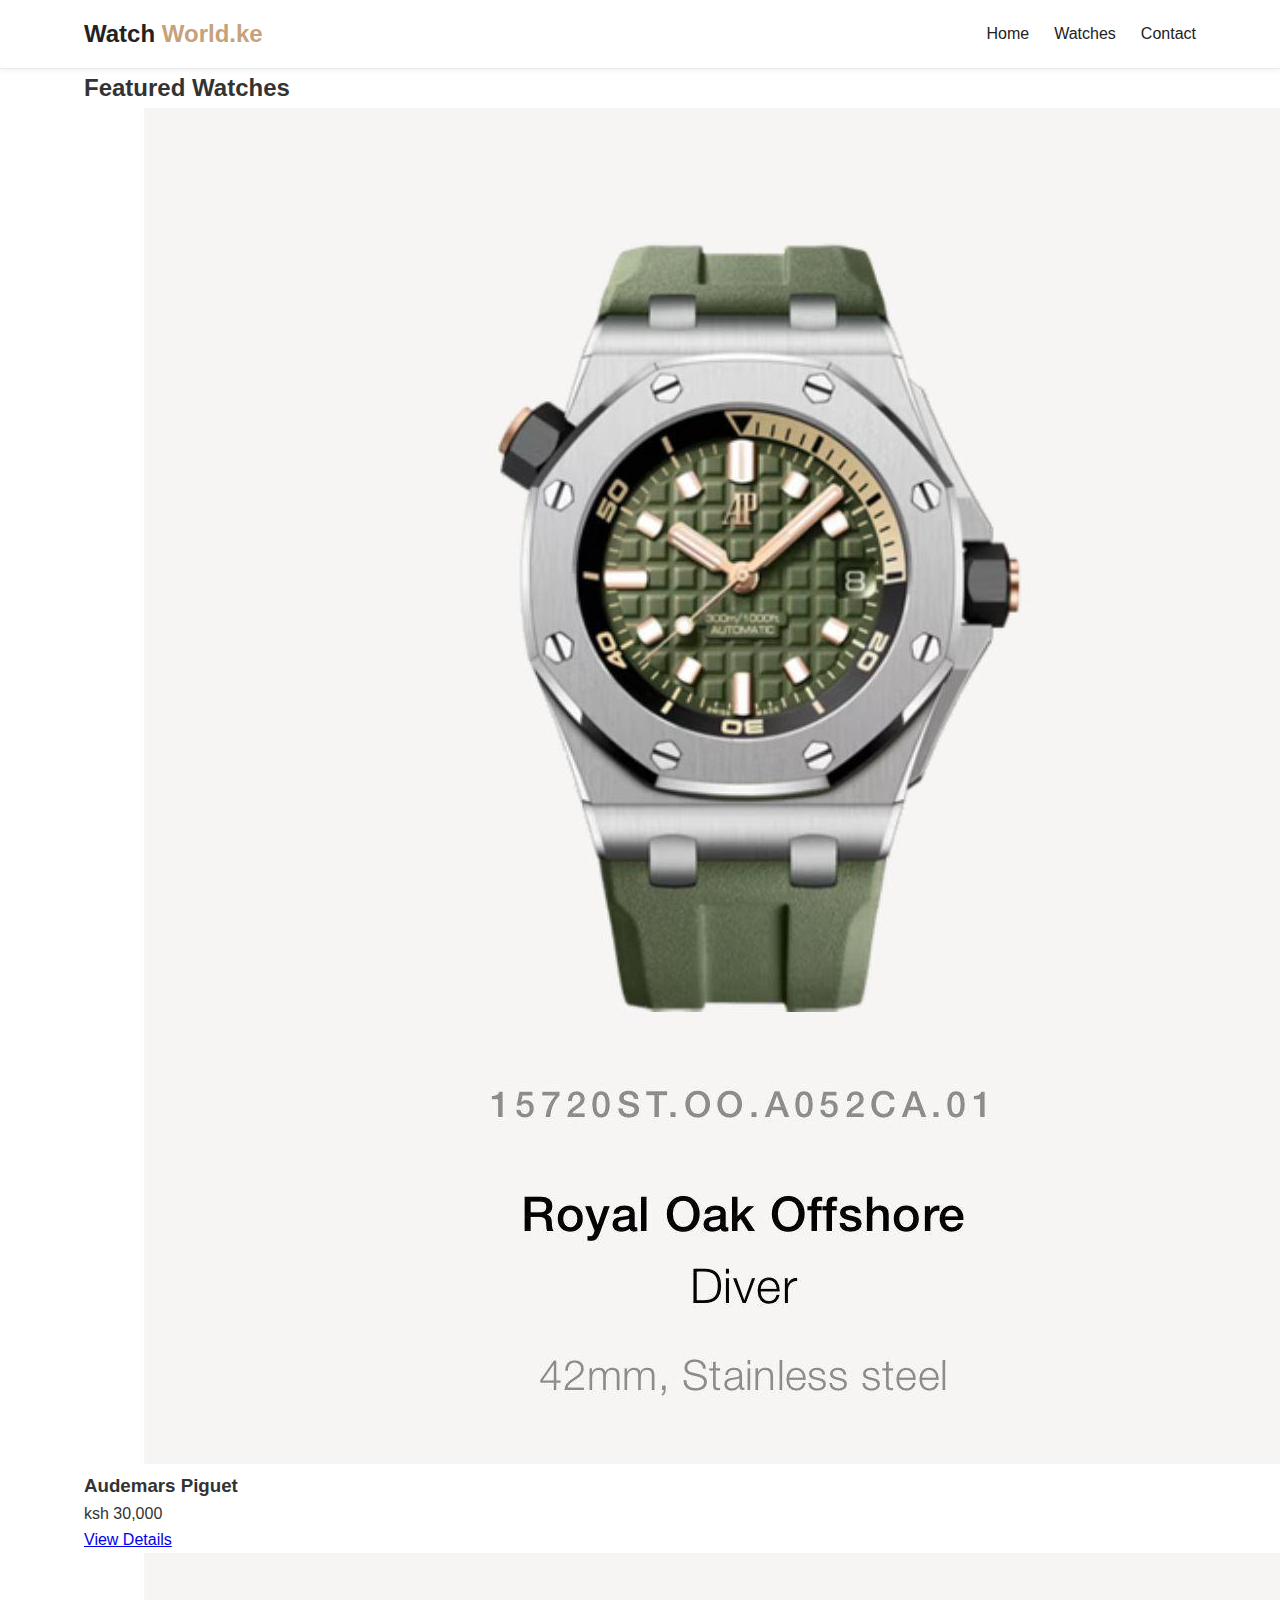
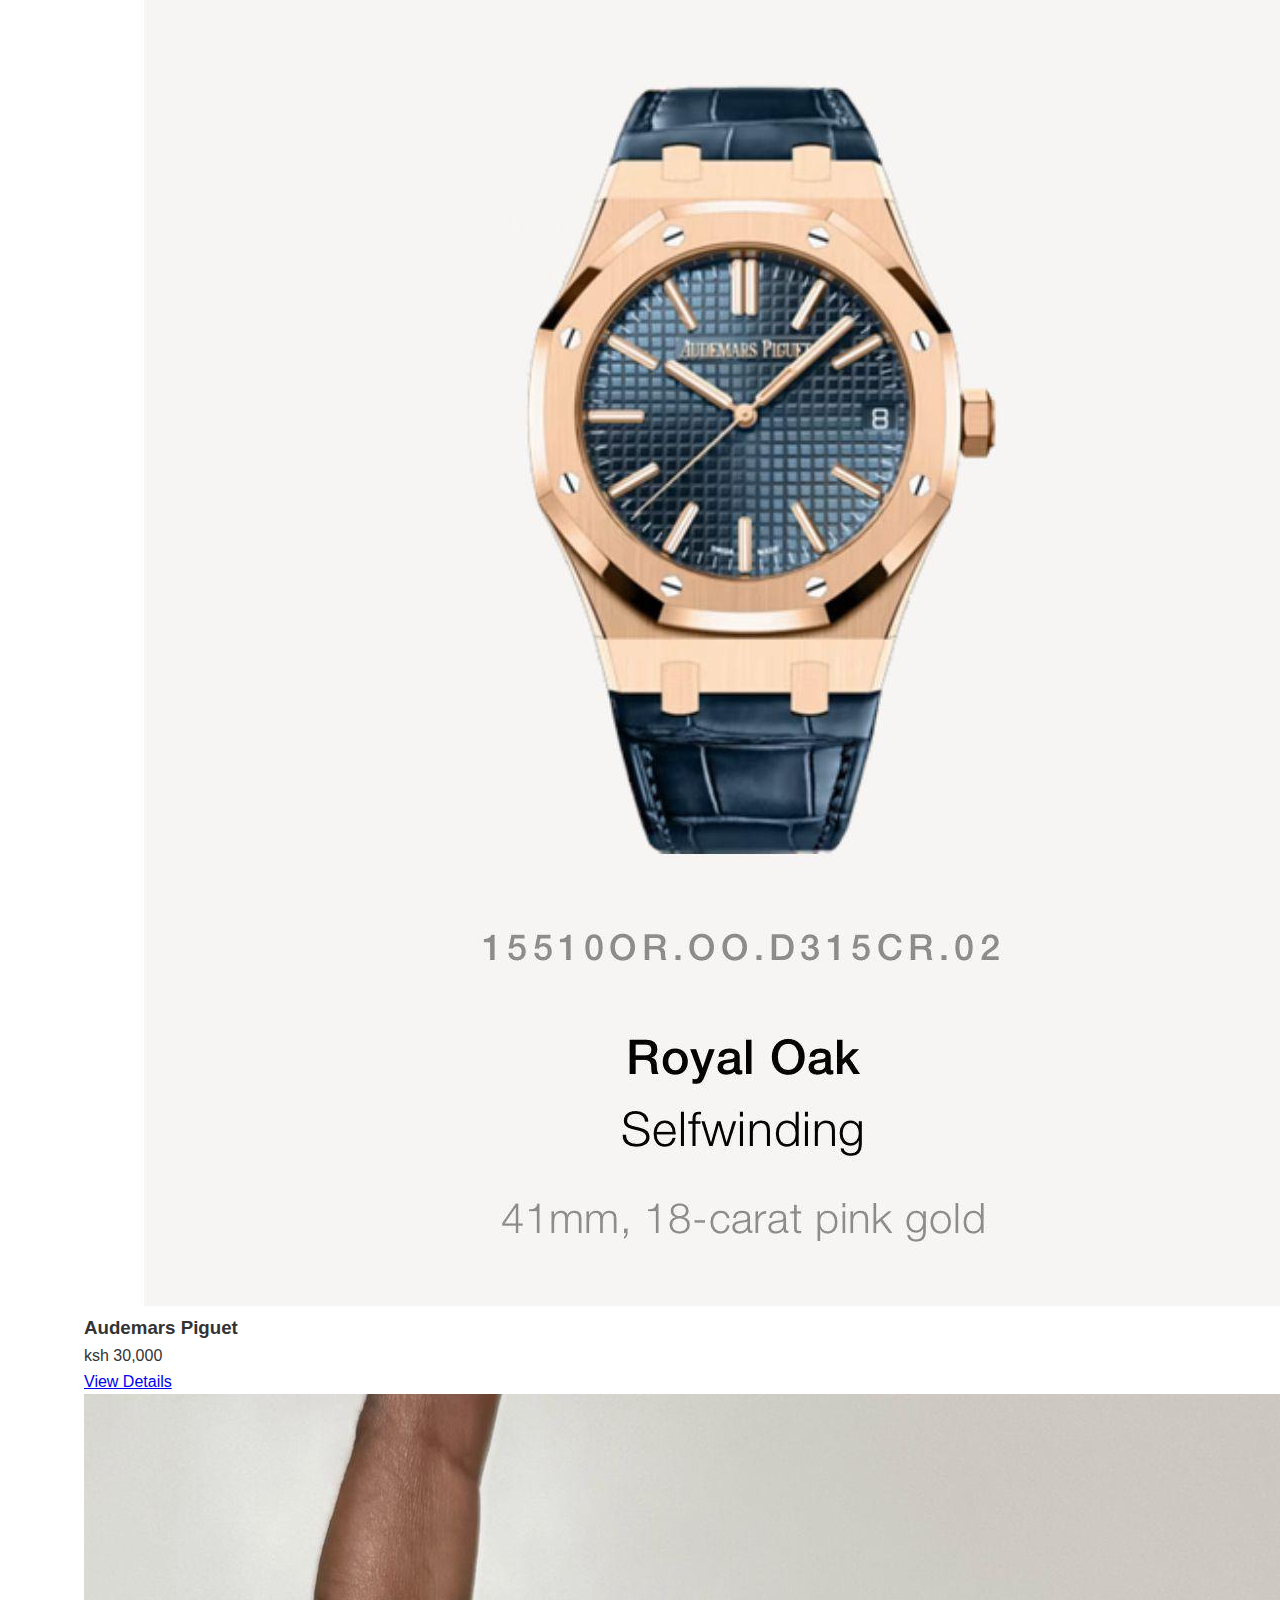
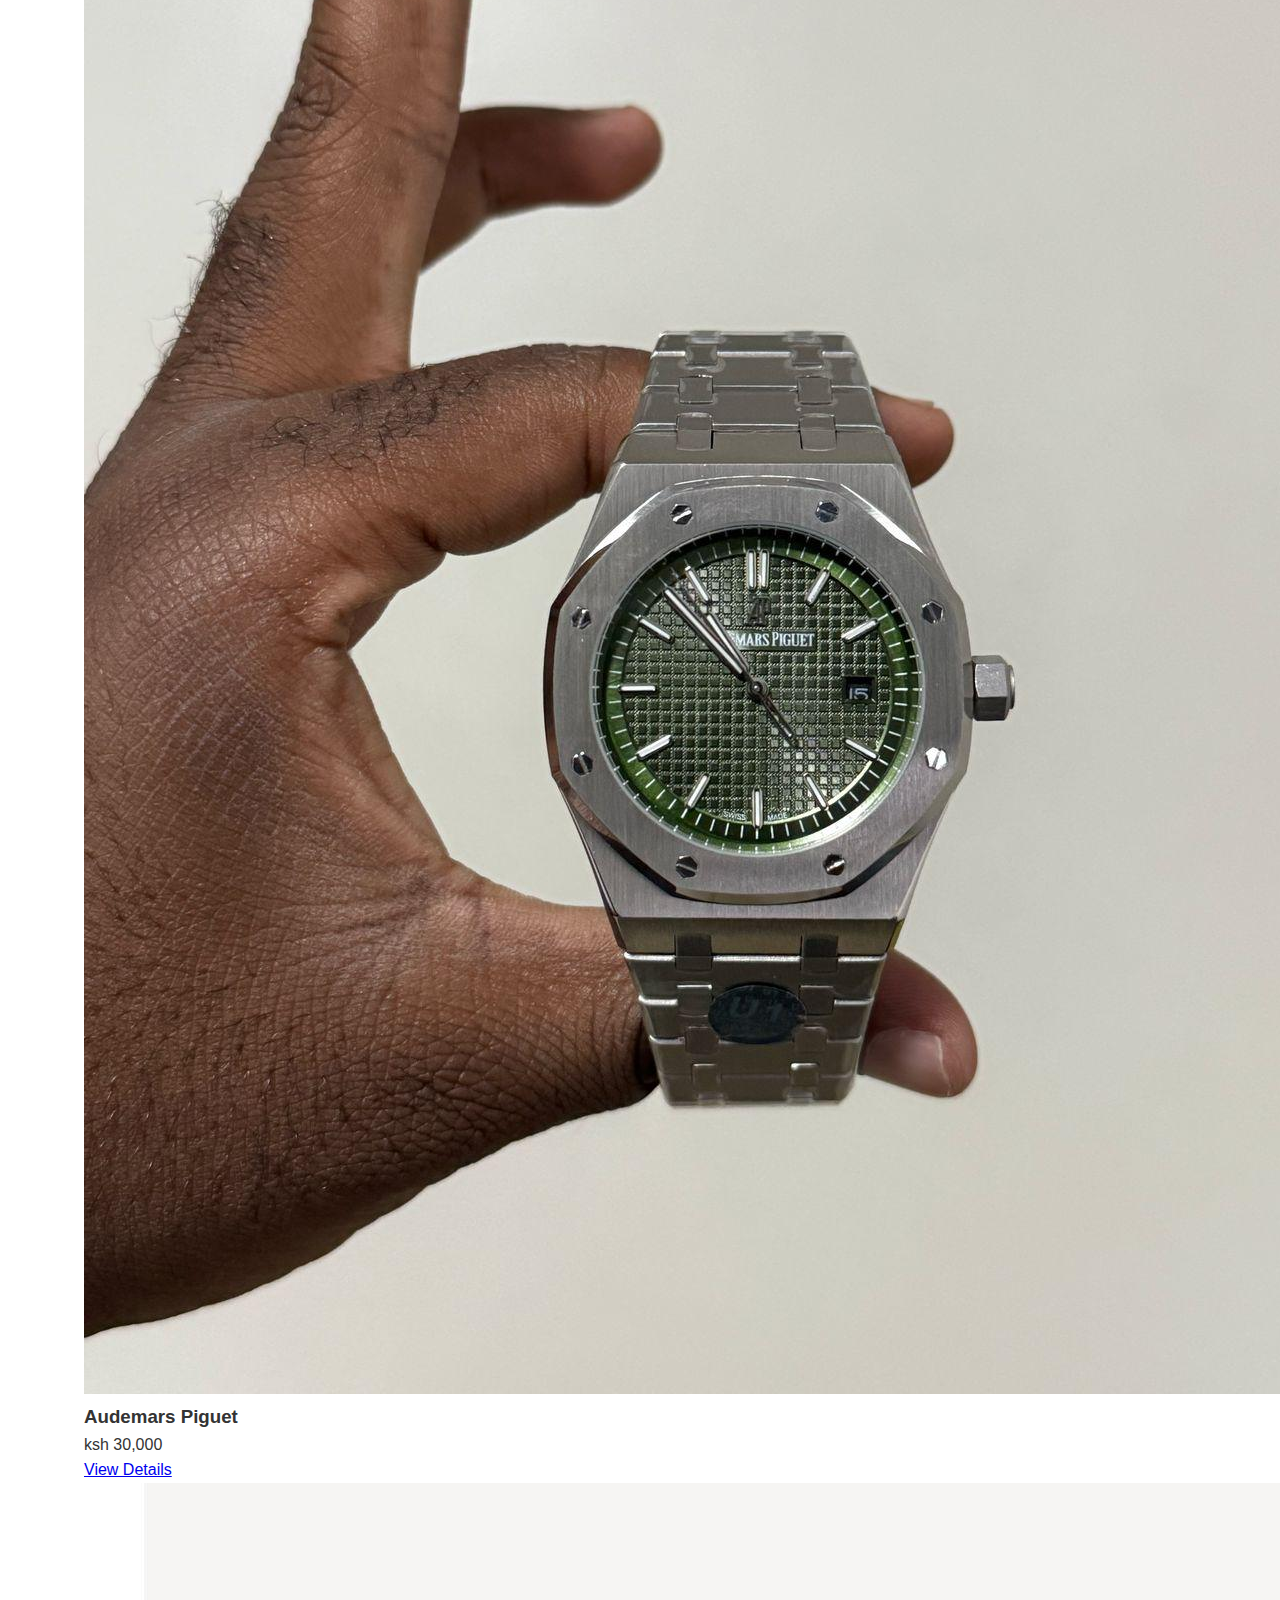
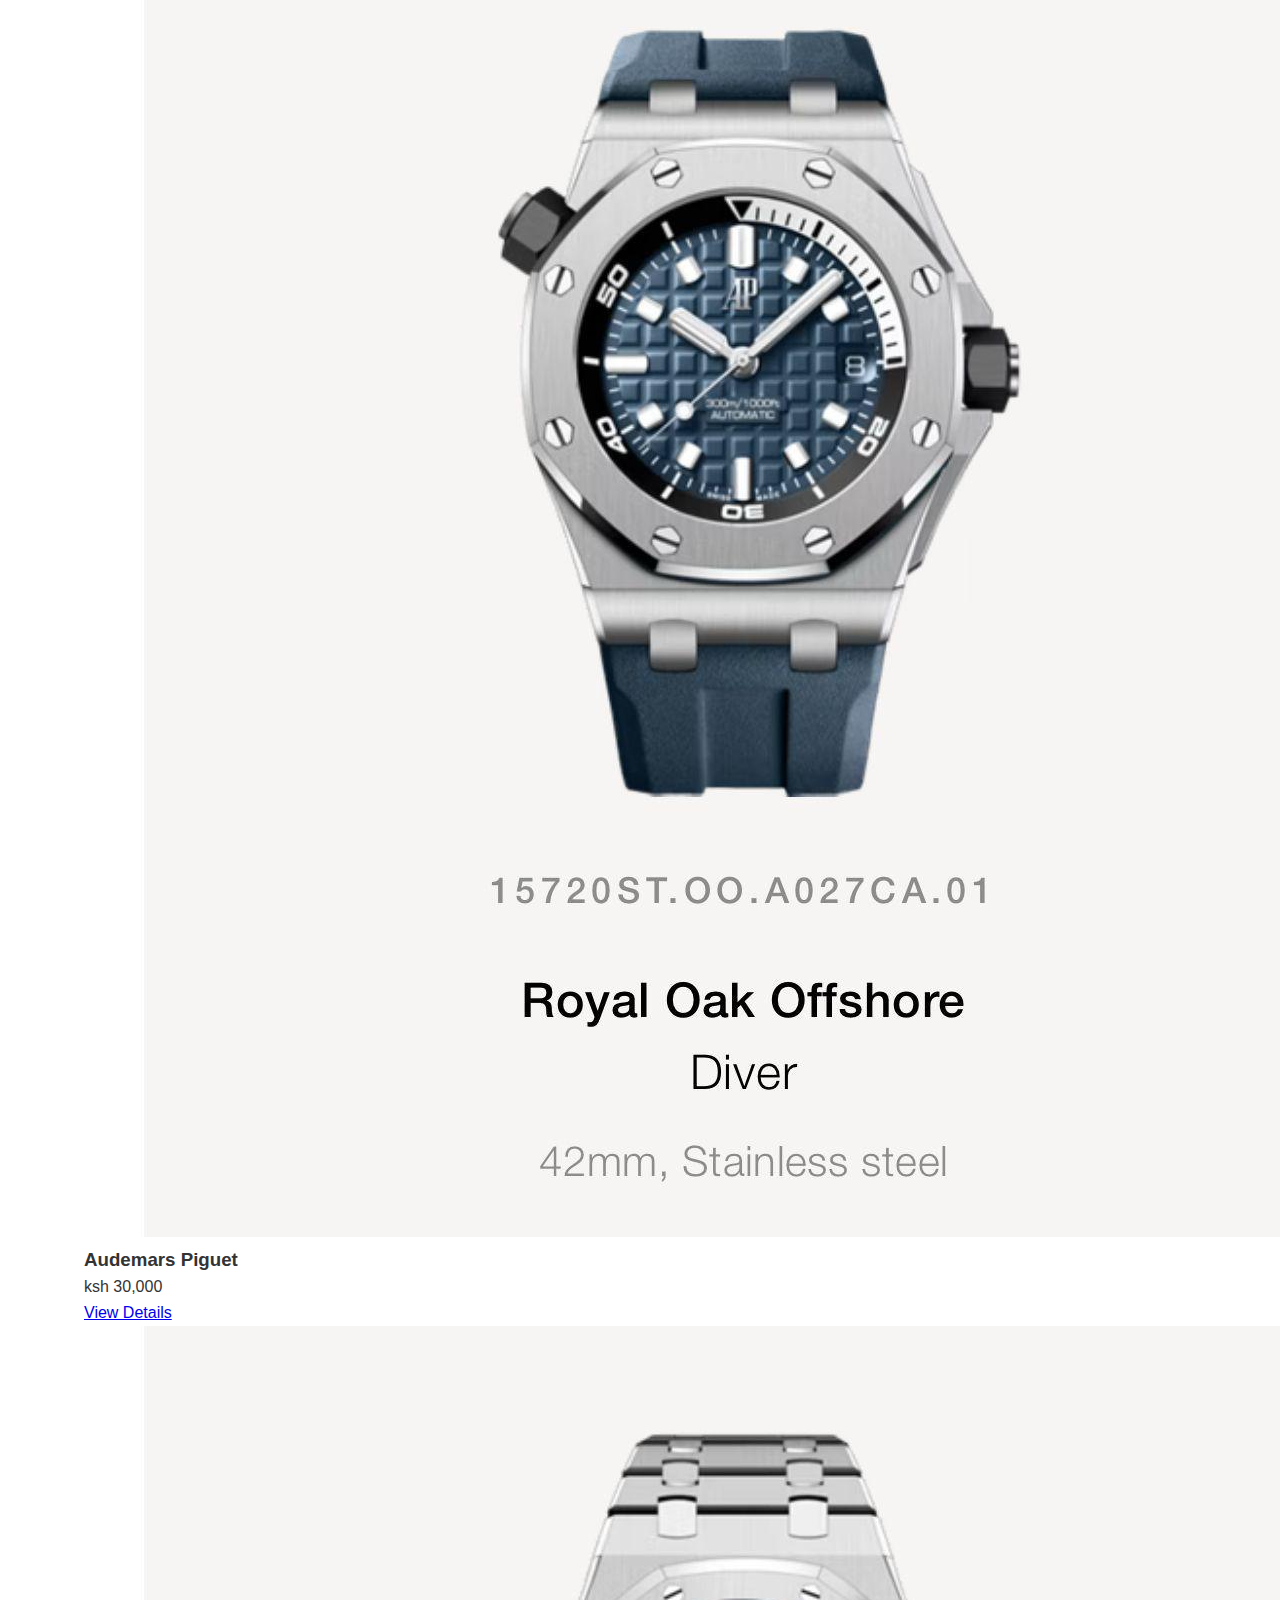
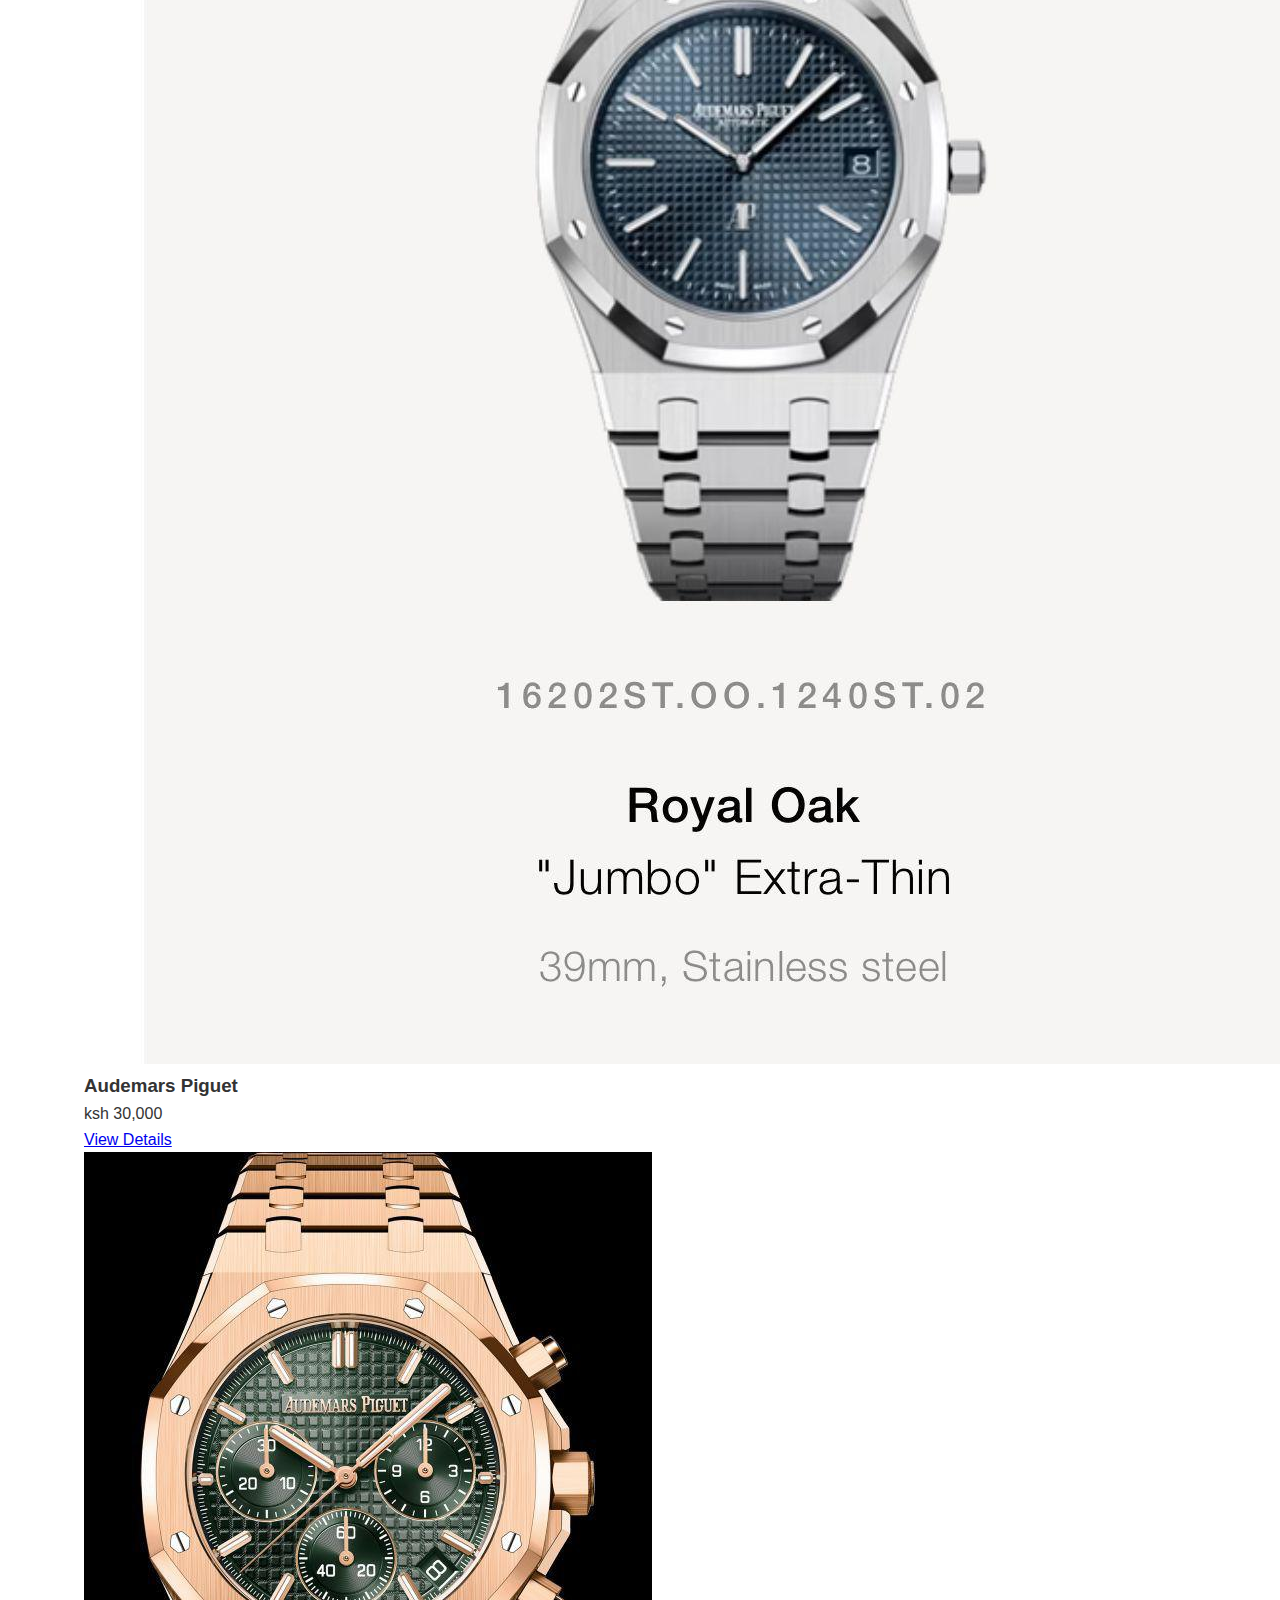
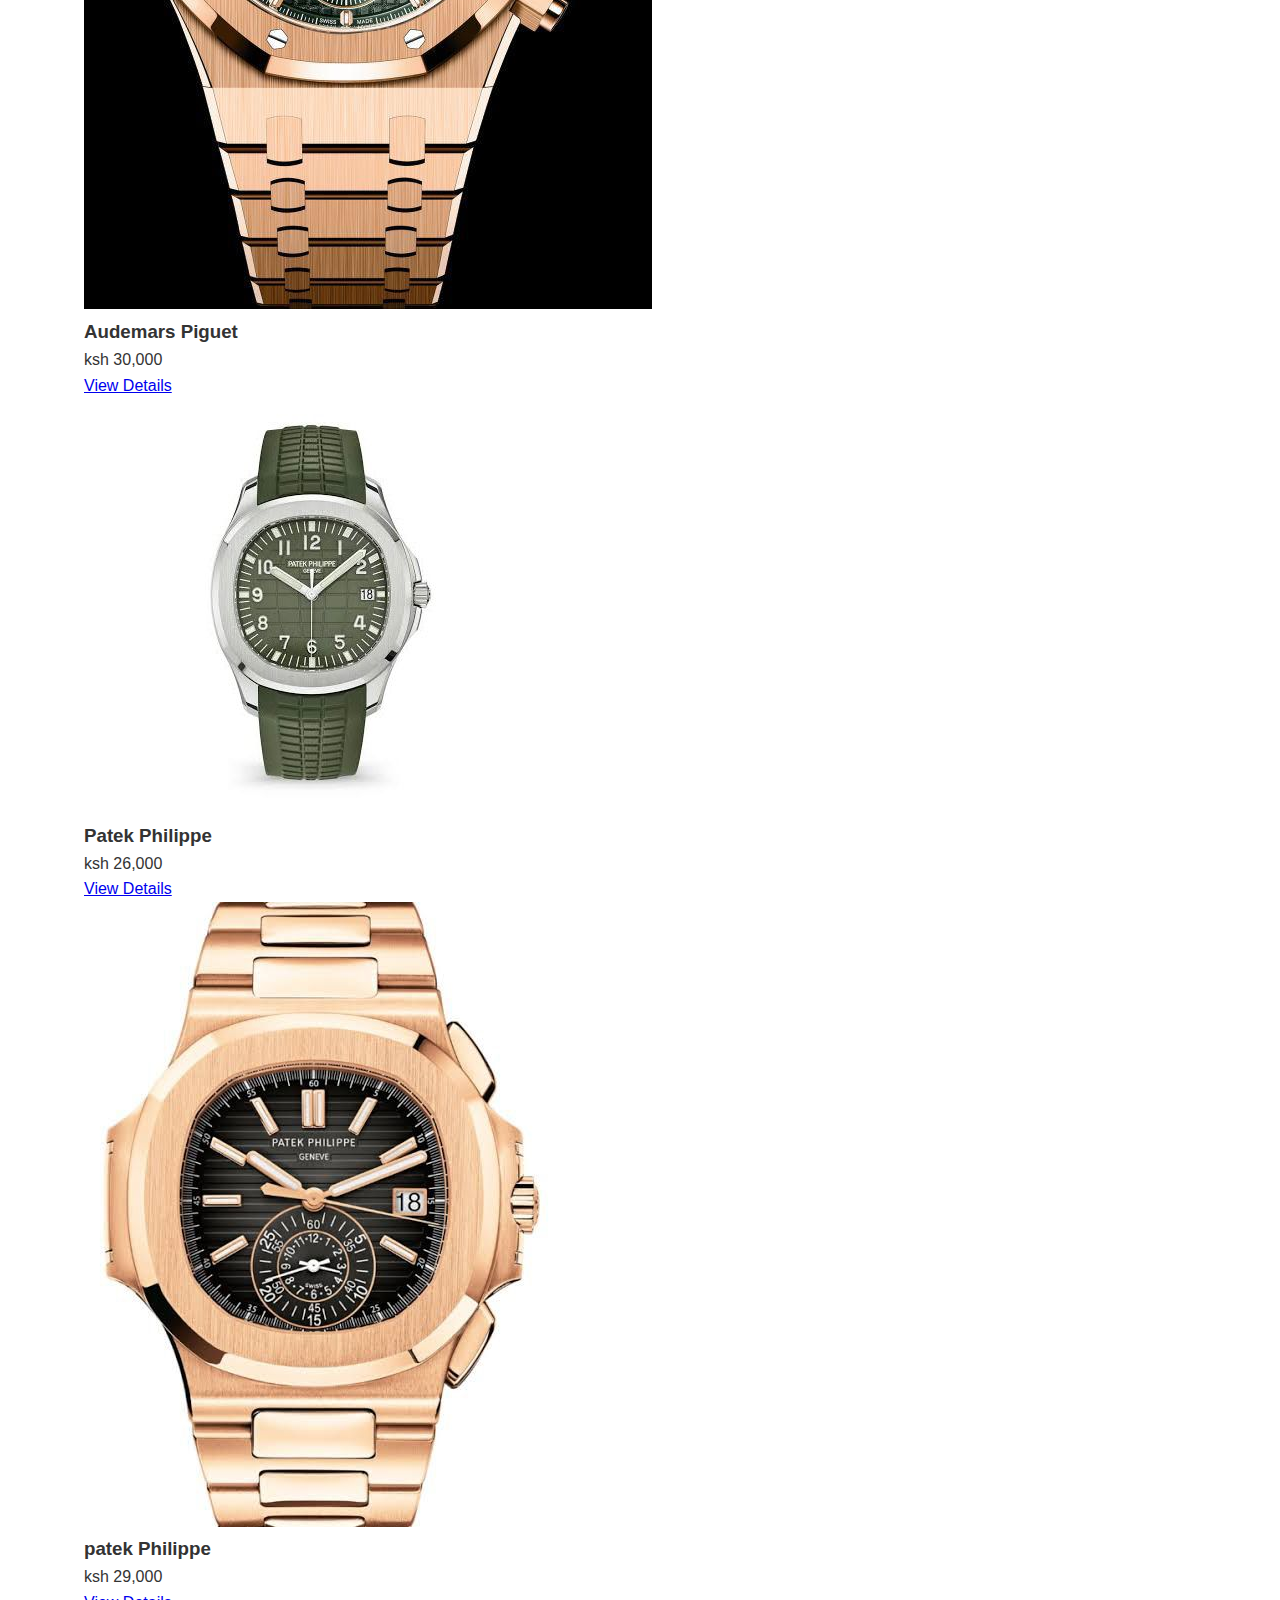
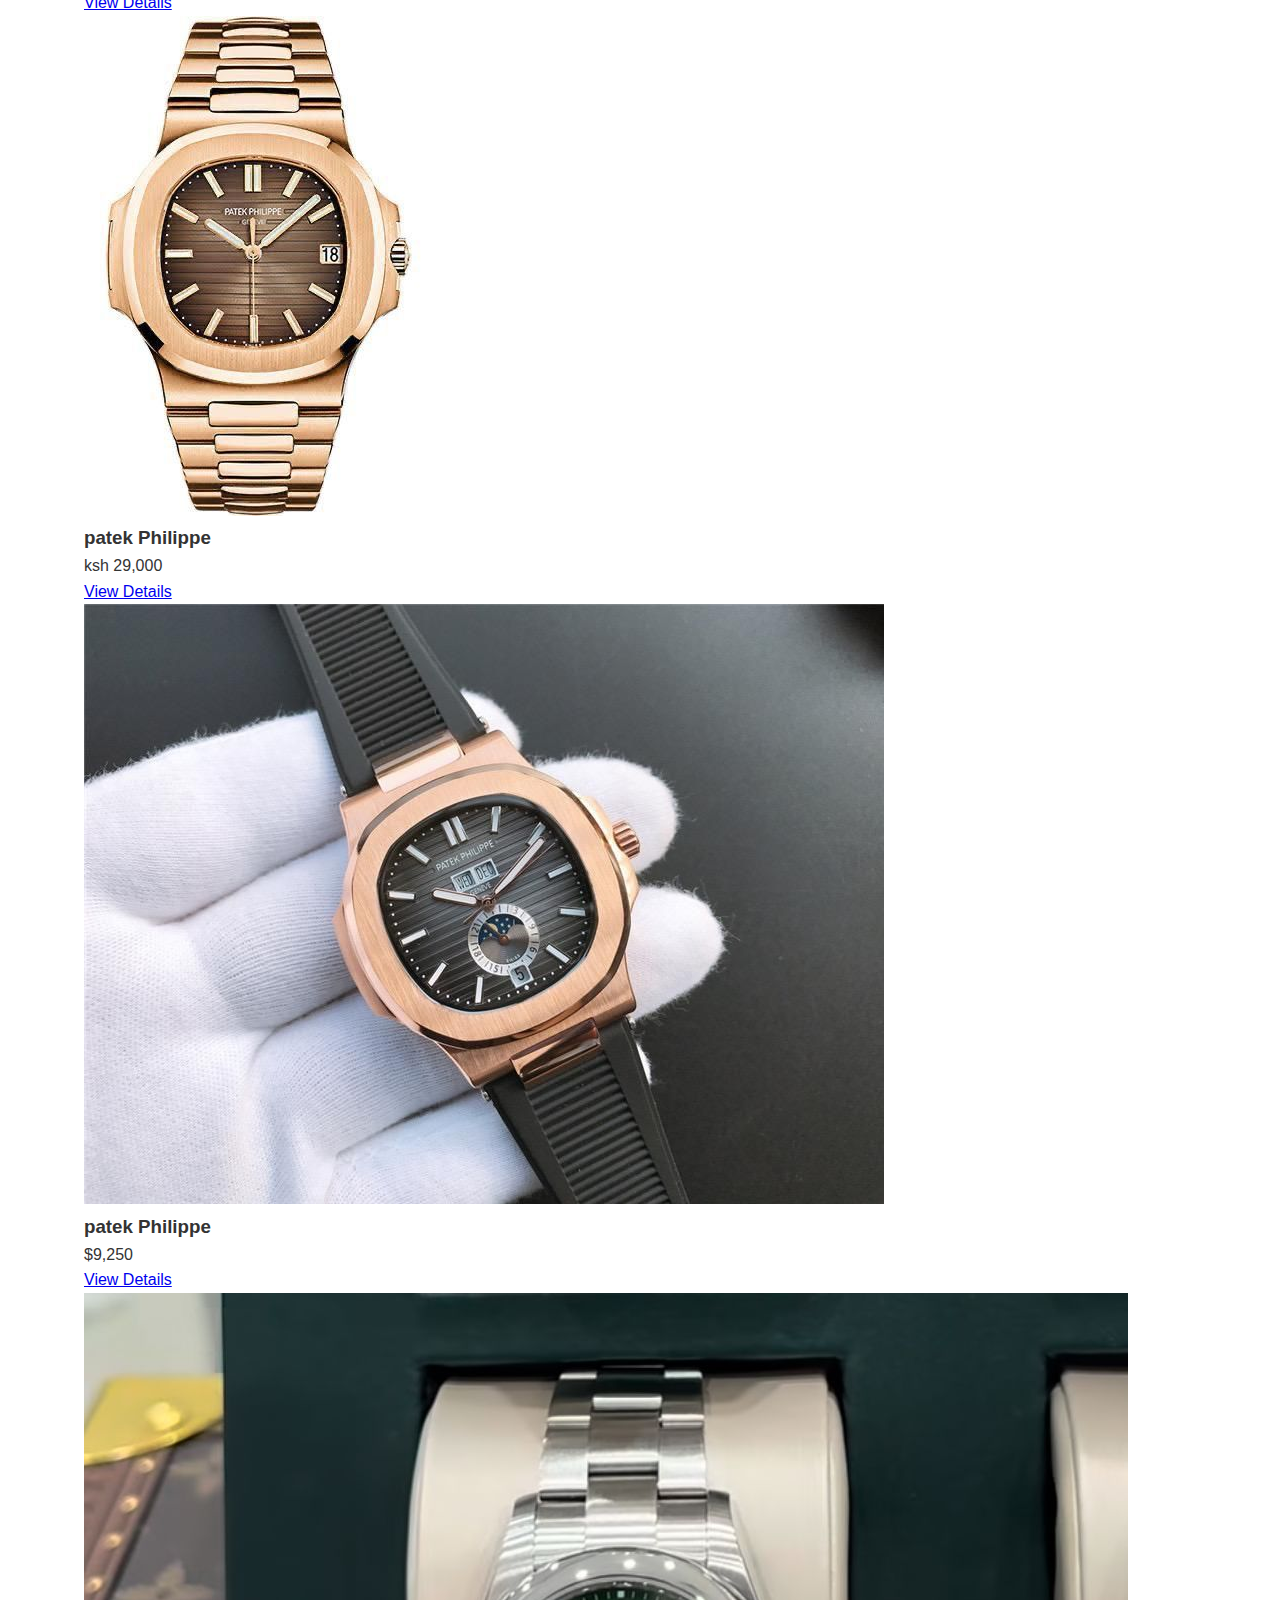
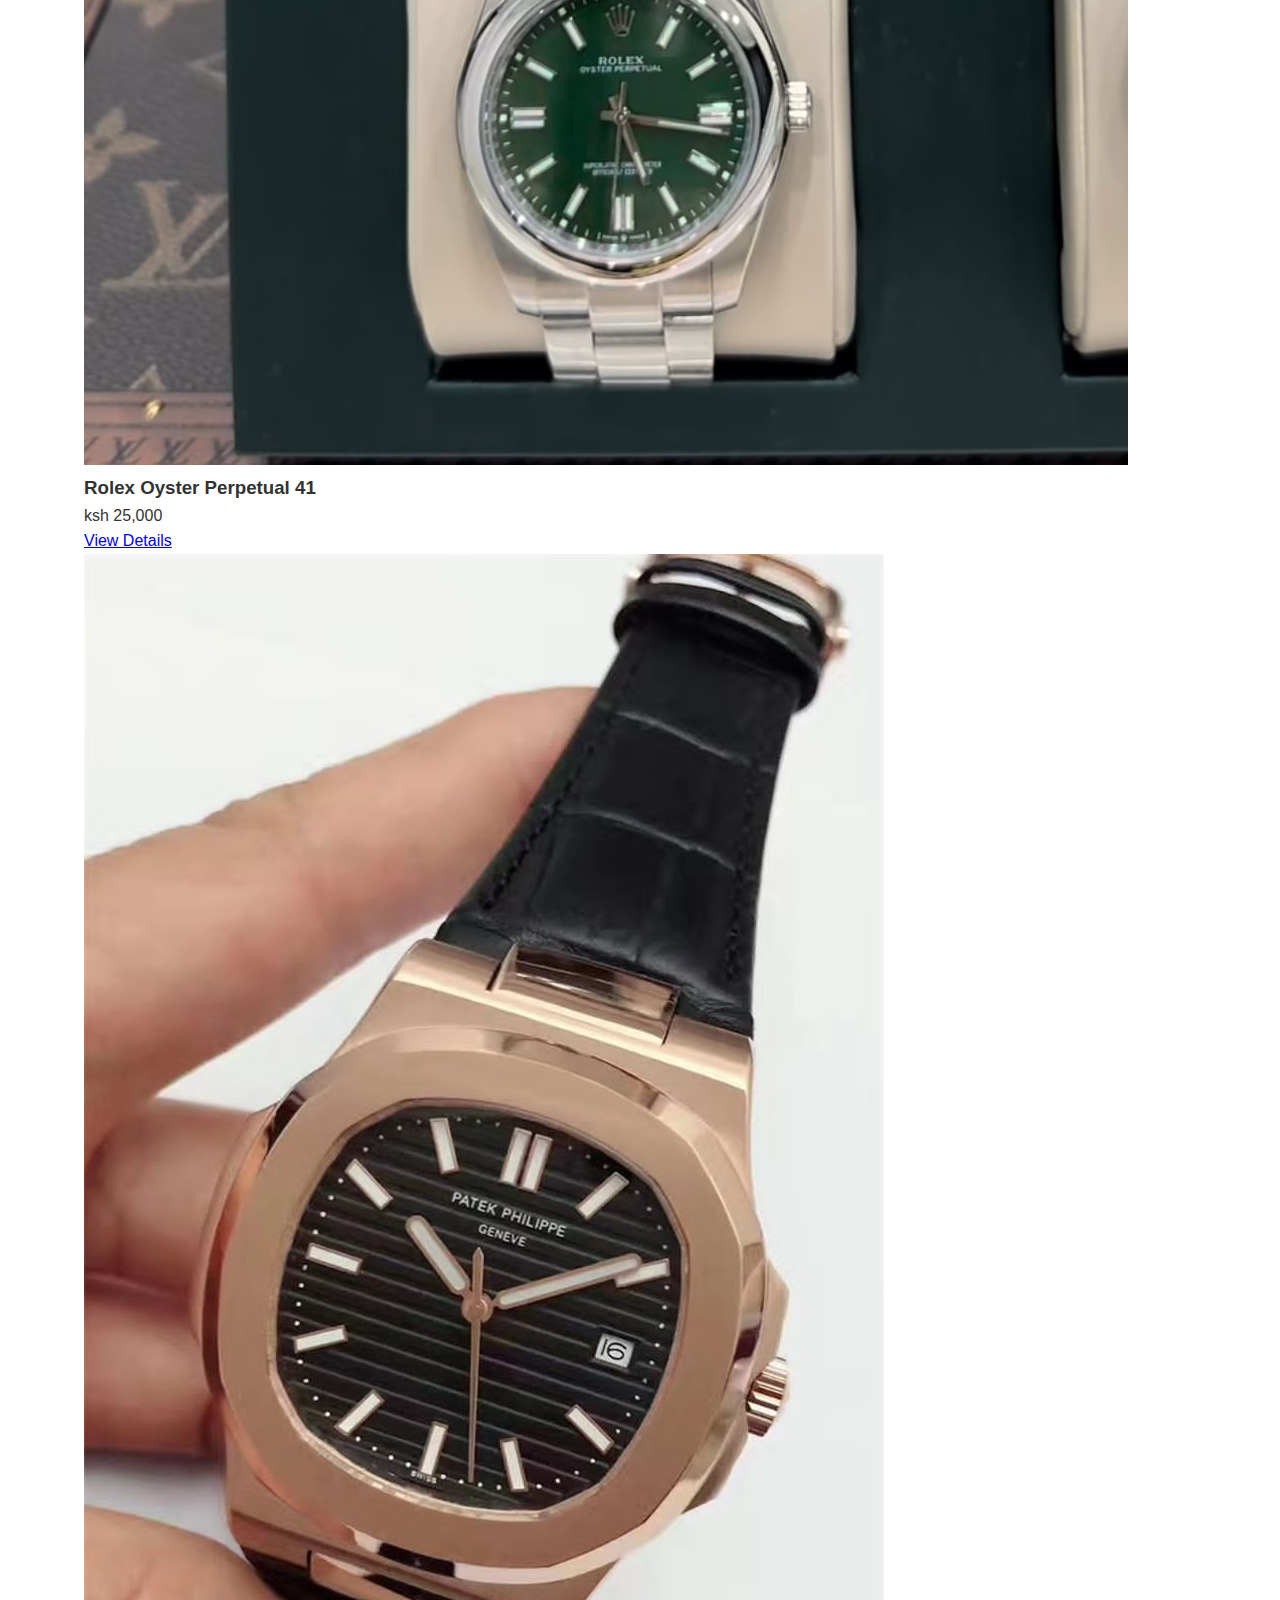
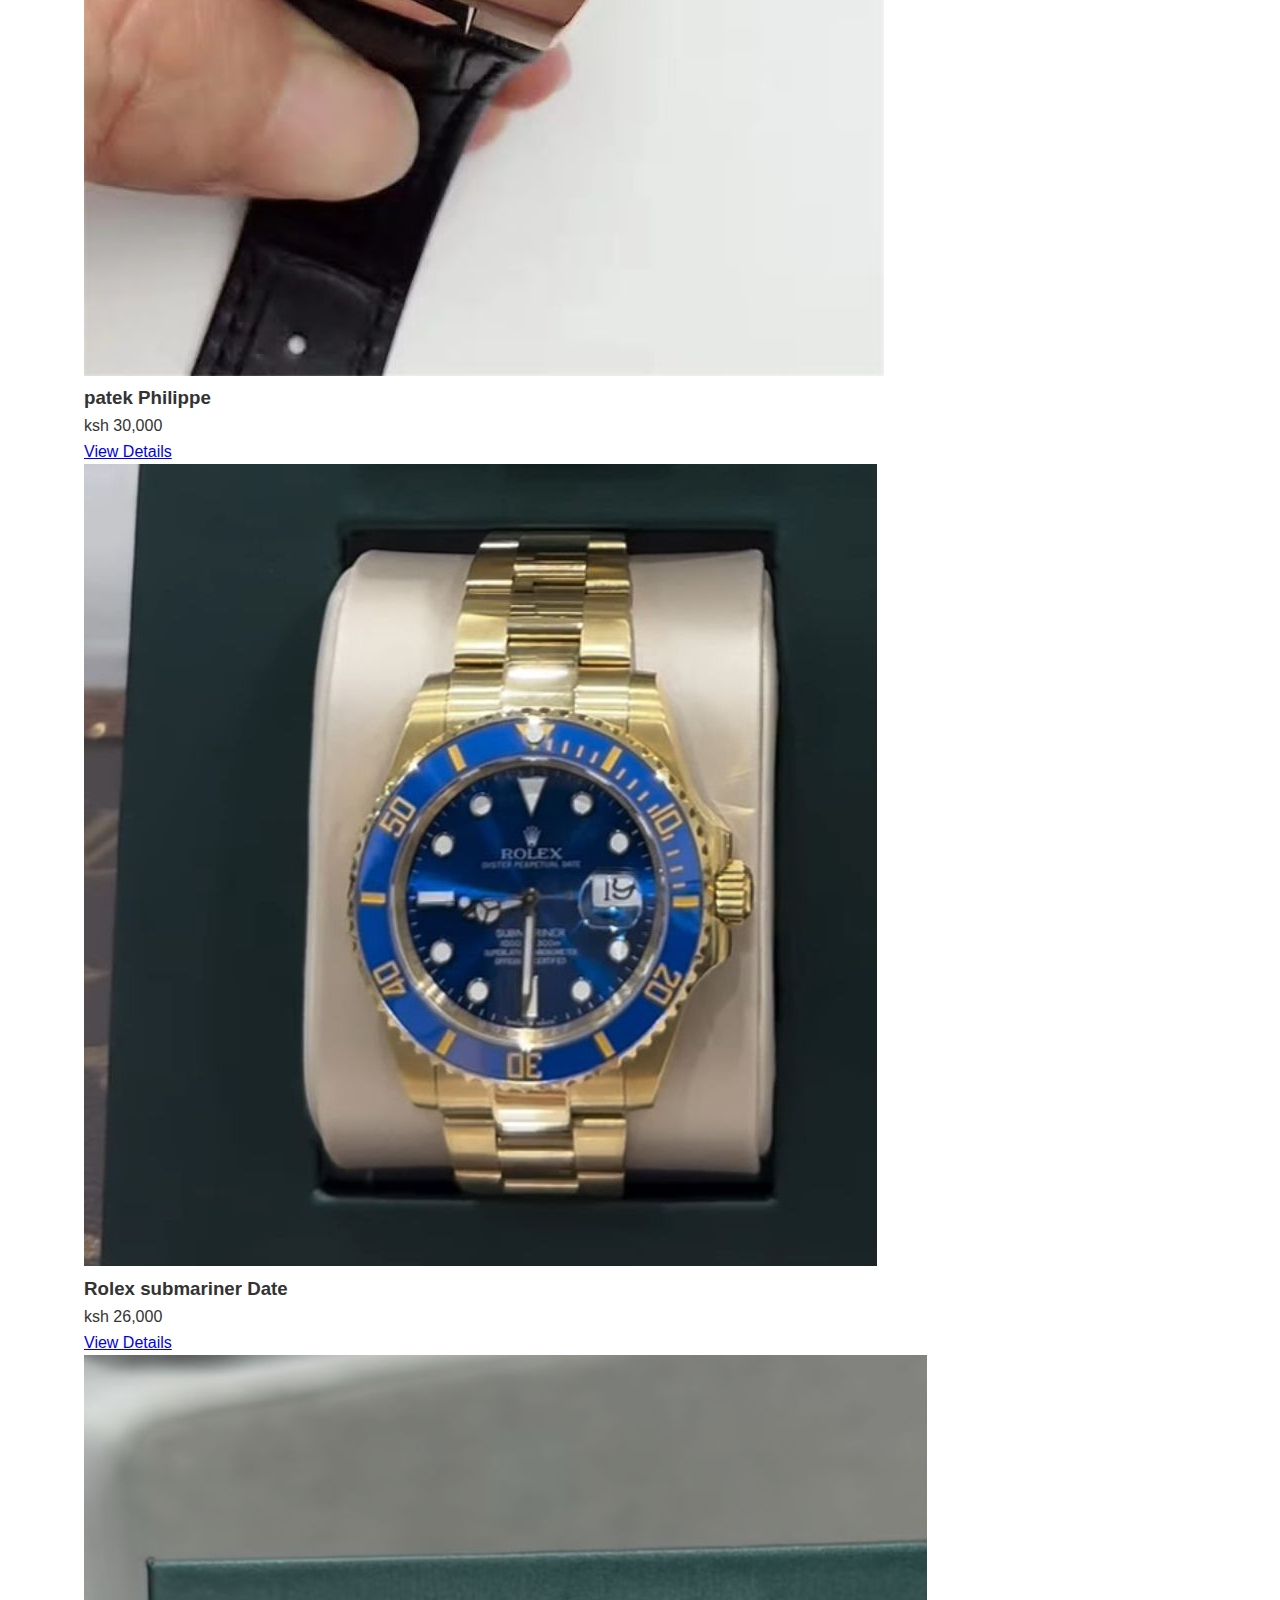
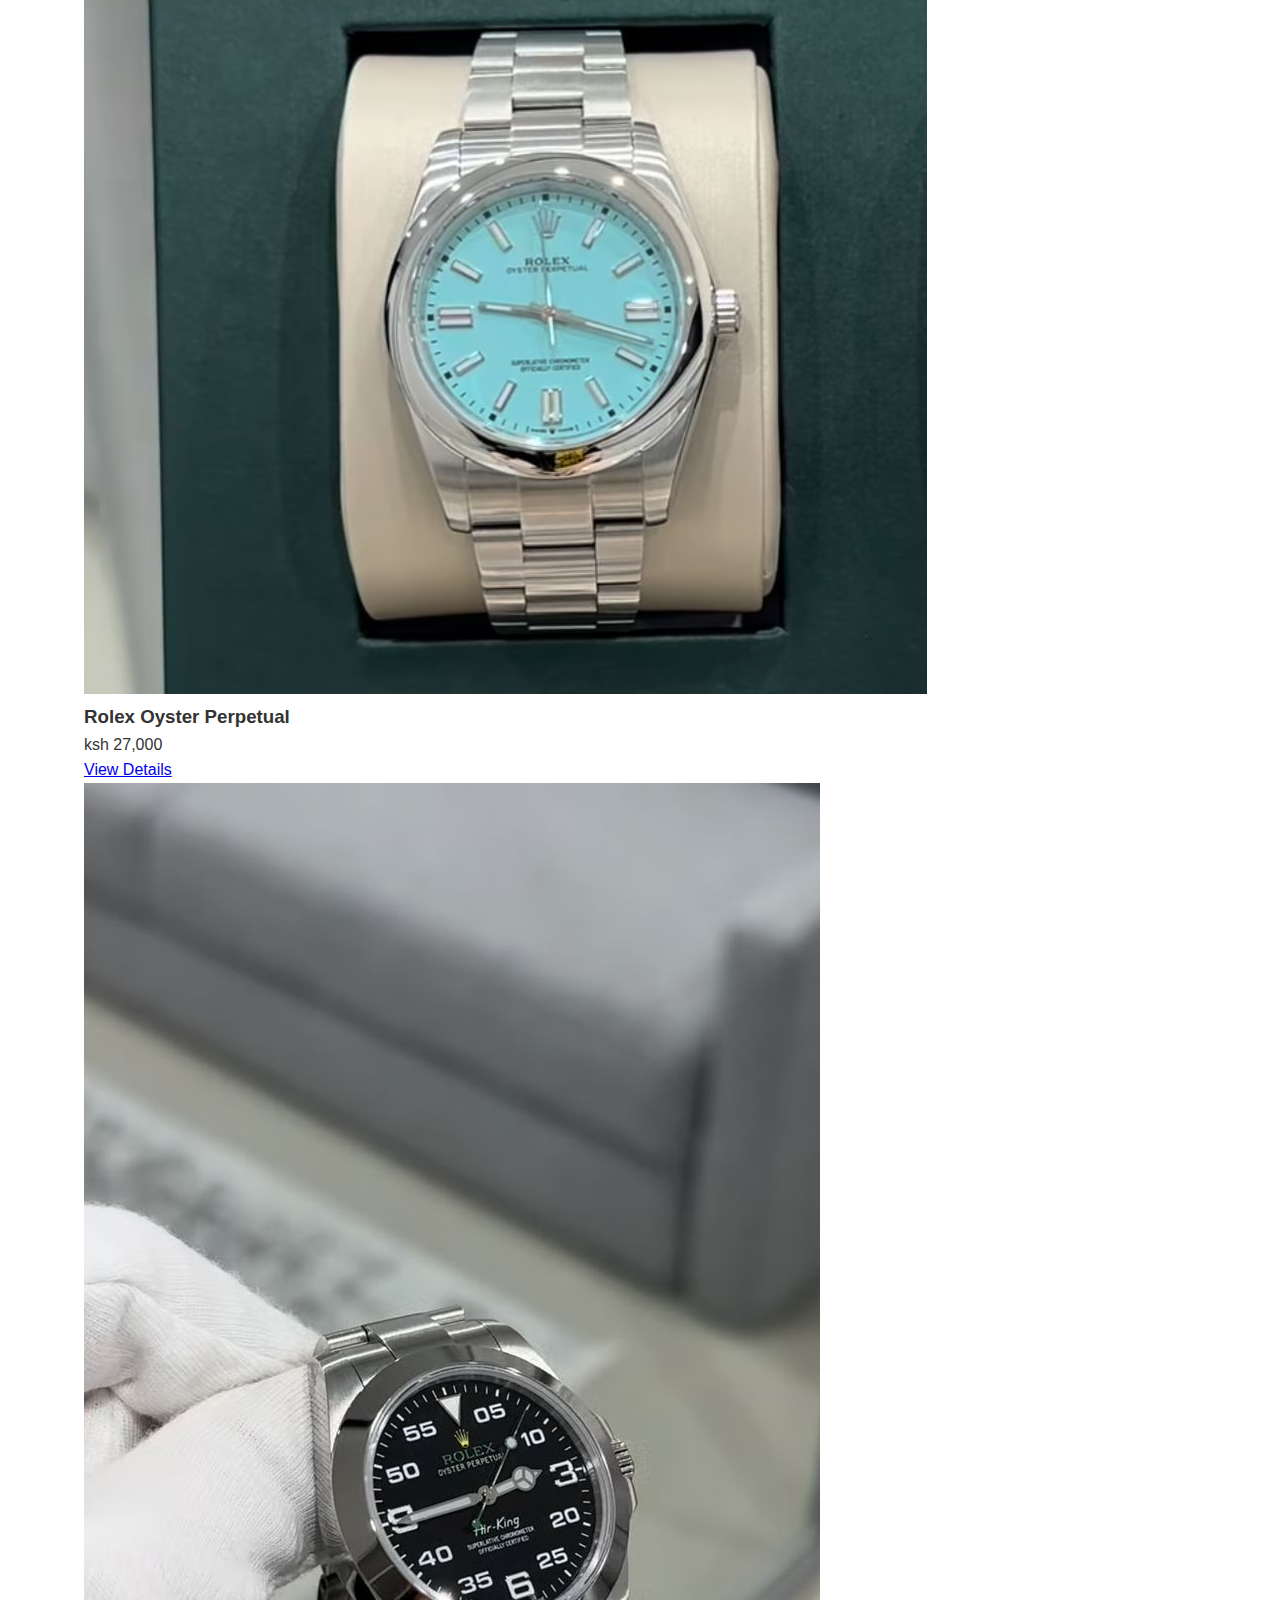
<file: products.html>
<!DOCTYPE html>
<html lang="en">
<head>
  <meta charset="UTF-8">
  <title>Our Watches | Watch World.ke</title>
  <link rel="stylesheet" href="CSS/styles.css">
  <link rel="stylesheet" href="CSS/footer.css">
  <link rel="stylesheet" href="CSS/header.css">
</head>
<body>

  <!-- Header -->
  <header>
    <div class="container main-header">
      <div class="logo">Watch <span>World.ke</span></div>
      <nav>
        <ul>
          <li><a href="index.html">Home</a></li>
          <li><a href="products.html">Watches</a></li>
          <li><a href="contact.html">Contact</a></li>
        </ul>
      </nav>
    </div>
  </header>

  <!-- Products Section -->
  <section class="featured-products container">
    <h2 class="section-title">Featured Watches</h2>
    <div class="products-grid">

      <!-- Rolex -->
      <div class="product-card">
        <img src="images/WhatsApp Image 2025-05-22 at 12.30.40_2ef619e6.jpg" alt="Royal Oak offshore">
        <h3>Audemars Piguet</h3>
        <div class="price">ksh 30,000</div>
        <a href="product.html?id=129" class="view-details-btn">View Details</a>
      </div>

      <!-- Omega -->
      <div class="product-card">
        <img src="images/WhatsApp Image 2025-05-22 at 12.30.40_a8ea0c26.jpg" alt="Royal Oak self-winding">
        <h3>Audemars Piguet</h3>
        <div class="price">ksh 30,000</div>
        <a href="product.html?id=130" class="view-details-btn">View Details</a>
      </div>
      <div class="product-card">
        <img src="images/WhatsApp Image 2025-05-22 at 12.30.40_b050f2ef.jpg" alt="Royal Oak offshores">
        <h3>Audemars Piguet</h3>
        <div class="price">ksh 30,000</div>
        <a href="product.html?id=131" class="view-details-btn">View Details</a>
      </div>
      <div class="product-card">
        <img src="images/WhatsApp Image 2025-05-22 at 12.30.41_18d256fb.jpg" alt="Royal Oak offshore Diver">
        <h3>Audemars Piguet</h3>
        <div class="price">ksh 30,000</div>
        <a href="product.html?id=132" class="view-details-btn">View Details</a>
      </div>
      <div class="product-card">
        <img src="images/WhatsApp Image 2025-05-22 at 12.30.41_becb4541.jpg" alt="Royal Oak Jumbo extra-thin">
        <h3>Audemars Piguet</h3>
        <div class="price">ksh 30,000</div>
        <a href="product.html?id=133" class="view-details-btn">View Details</a>
      </div>
      <div class="product-card">
        <img src="images/WhatsApp Image 2025-05-22 at 12.30.41_f3c7598c.jpg" alt="Royal Oak self-winding">
        <h3>Audemars Piguet</h3>
        <div class="price">ksh 30,000</div>
        <a href="product.html?id=134" class="view-details-btn">View Details</a>
      </div>
      <div class="product-card">
        <img src="images/WhatsApp Image 2025-05-22 at 12.30.42_535ebb9c.jpg" alt="Patek Philippe Aquanaut">
        <h3>Patek Philippe</h3>
        <div class="price">ksh 26,000</div>
        <a href="product.html?id=135" class="view-details-btn">View Details</a>
    
      </div>
      <div class="product-card">
        <img src="images/WhatsApp Image 2025-05-22 at 12.30.42_d1cdf3b3.jpg" alt="patek Philippe Nautilus">
        <h3>patek Philippe</h3>
        <div class="price">ksh 29,000</div>
        <a href="product.html?id=136" class="view-details-btn">View Details</a>
      </div>
      <div class="product-card">
        <img src="images/WhatsApp Image 2025-05-22 at 12.30.43_92250a97.jpg" alt="patek Philippe Nautilus">
        <h3>patek Philippe</h3>
        <div class="price">ksh 29,000</div>
        <a href="product.html?id=137" class="view-details-btn">View Details</a>
      </div>
      <div class="product-card">
        <img src="images/WhatsApp Image 2025-05-22 at 12.30.43_e75eb7ff.jpg" alt="patek Philippe Nautilus">
        <h3>patek Philippe</h3>
        <div class="price">$9,250</div>
        <a href="product.html?id=138" class="view-details-btn">View Details</a>
      </div>
      <div class="product-card">
        <img src="images/WhatsApp Image 2025-05-22 at 12.30.44_c9774abd.jpg" alt="Rolex Oyster Perpetual">
        <h3>Rolex Oyster Perpetual 41</h3>
        <div class="price">ksh 25,000</div>
        <a href="product.html?id=139" class="view-details-btn">View Details</a>
      </div>
      <div class="product-card">
        <img src="images/WhatsApp Image 2025-05-22 at 12.30.44_dc8e1706.jpg" alt="patek Philippe Nautilus">
        <h3>patek Philippe</h3>
        <div class="price">ksh 30,000</div>
        <a href="product.html?id=140" class="view-details-btn">View Details</a>
      </div>
      <div class="product-card">
        <img src="images/WhatsApp Image 2025-05-22 at 12.30.45_39da5326.jpg" alt="Rolex submariner Date">
        <h3>Rolex submariner Date</h3>
        <div class="price">ksh 26,000</div>
        <a href="product.html?id=141" class="view-details-btn">View Details</a>
      </div>
      <div class="product-card">
        <img src="images/WhatsApp Image 2025-05-22 at 12.30.45_c4b16062.jpg" alt="Rolex Oyster Perpetual">
        <h3>Rolex Oyster Perpetual</h3>
        <div class="price">ksh 27,000</div>
        <a href="product.html?id=142" class="view-details-btn">View Details</a>
      </div>
      <div class="product-card">
        <img src="images/WhatsApp Image 2025-05-22 at 12.30.45_ec331c75.jpg" alt="Rolex Air King">
        <h3>Rolex Air king</h3>
        <div class="price">ksh 28,000</div>
        <a href="product.html?id=143" class="view-details-btn">View Details</a>
      </div>
      <div class="product-card">
        <img src="images/WhatsApp Image 2025-05-22 at 12.30.46_0479061e.jpg" alt="Rolex sky-Dweller">
        <h3>Rolex sky-Dweller</h3>
        <div class="price">ksh 29,000</div>
        <a href="product.html?id=144" class="view-details-btn">View Details</a>
      </div>
      <div class="product-card">
        <img src="images/WhatsApp Image 2025-05-22 at 12.30.46_249722b5.jpg" alt="Rolex submariner">
        <h3>Rolex submariner</h3>
        <div class="price">ksh 27,000</div>
        <a href="product.html?id=145" class="view-details-btn">View Details</a>
      </div>
      <div class="product-card">
        <img src="images/WhatsApp Image 2025-05-22 at 12.30.47_36197115.jpg" alt="Rolex Datejust">
        <h3>Rolex Datejust </h3>
        <div class="price">ksh 35,000</div>
        <a href="product.html?id=146" class="view-details-btn">View Details</a>
      </div>
      <div class="product-card">
        <img src="images/WhatsApp Image 2025-05-22 at 12.30.48_99700ef9.jpg" alt="Rolex Oyster Perpetual">
        <h3>Rolex Oyster Perpetual Mint</h3>
        <div class="price">ksh 27,000</div>
        <a href="product.html?id=147" class="view-details-btn">View Details</a>
      </div>
      <div class="product-card">
        <img src="images/WhatsApp Image 2025-05-22 at 12.30.48_a0d0d333.jpg" alt="Rolex submariner Date">
        <h3>Rolex submariner Date</h3>
        <div class="price">ksh 28,000</div>
        <a href="product.html?id=148" class="view-details-btn">View Details</a>
      </div>
      <div class="product-card">
        <img src="images/WhatsApp Image 2025-05-22 at 12.30.49_973e154e.jpg" alt="Rolex Day-Date 40"> 
        <h3>Rolex Day-Date 40</h3>
        <div class="price">ksh 28,000</div>
        <a href="product.html?id=149" class="view-details-btn">View Details</a>
      </div>
      <div class="product-card">
        <img src="images/WhatsApp Image 2025-05-22 at 12.30.50_261a3cca.jpg" alt="Audemars Piguet Royal Oak">
        <h3>Audemars Piguet Royal Oak Perpetual callender</h3>
        <div class="price">ksh 28,000</div>
        <a href="product.html?id=150" class="view-details-btn">View Details</a>
      </div>
      <div class="product-card">
        <img src="images/WhatsApp Image 2025-05-22 at 12.30.51_95e7559f.jpg" alt="Audemars Piguet Royal Oak">
        <h3>Audemars Piguet</h3>
        <div class="price">ksh 34,000</div>
        <a href="product.html?id=151" class="view-details-btn">View Details</a>
      </div>
      <div class="product-card">
        <img src="images/WhatsApp Image 2025-05-22 at 12.30.51_b29f2628.jpg" alt="royal Oak self-winding">
        <h3>royal oak self-winding</h3>
        <div class="price">ksh 29,000</div>
        <a href="product.html?id=152" class="view-details-btn">View Details</a>
      </div>
      <div class="product-card">
        <img src="images/WhatsApp Image 2025-05-22 at 12.30.52_4a42d836.jpg" alt="Perpetual Calendar">
        <h3>AP Royal Oak Perpetual callender</h3>
        <div class="price">ksh 29,000</div>
        <a href="product.html?id=153" class="view-details-btn">View Details</a>
      </div>
      <div class="product-card">
        <img src="images/WhatsApp Image 2025-05-22 at 12.30.52_cb73ce8e.jpg" alt="Perpetual Calendar">
        <h3>AP Royal Oak Perpetual callender</h3>
        <div class="price">ksh 29,000</div>
        <a href="product.html?id=154" class="view-details-btn">View Details</a>
      </div>
      <div class="product-card">
        <img src="images/WhatsApp Image 2025-05-22 at 12.30.52_e210be7c.jpg" alt="AP Royal Oak Perpetual callender">
        <h3>AP Royal Oak Perpetual callender</h3>
        <div class="price">ksh 29,000</div>
        <a href="product.html?id=155" class="view-details-btn">View Details</a>
      </div>
      <div class="product-card">
        <img src="images/WhatsApp Image 2025-05-22 at 12.30.53_67885d77.jpg" alt="AP Royal Oak Perpetual callender">
        <h3>AP Royal Oak Perpetual callender</h3>
        <div class="price">ksh 29,000</div>
        <a href="product.html?id=156" class="view-details-btn">View Details</a>
      </div>
      <div class="product-card">
        <img src="images/WhatsApp Image 2025-05-22 at 12.30.54_0bd4e1a2.jpg" alt="Rolex sky-Dweller">
        <h3>Rolex sky-Dweller</h3>
        <div class="price">ksh 27,000</div>
        <a href="product.html?id=157" class="view-details-btn">View Details</a>
      </div>
      <div class="product-card">
        <img src="images/WhatsApp Image 2025-05-22 at 12.30.54_4006b418.jpg" alt="Rolex sky-Dweller">
        <h3>Rolex sky-Dweller</h3>
        <div class="price">ksh 27,000</div>
        <a href="product.html?id=158" class="view-details-btn">View Details</a>
      </div>
      <div class="product-card">
        <img src="images/WhatsApp Image 2025-05-22 at 12.30.55_2ae8a5c4.jpg" alt="Rolex GMT-Master II">
        <h3>Rolex GMT-Master II</h3>
        <div class="price">ksh 25,000</div>
        <a href="product.html?id=159" class="view-details-btn">View Details</a>
      </div>
      <div class="product-card">
        <img src="images/WhatsApp Image 2025-05-22 at 12.30.55_4d1365a8.jpg" alt="Rolex GMT-Master II">
        <h3>Rolex GMT-Master II</h3>
        <div class="price">ksh 25,000</div>
        <a href="product.html?id=160" class="view-details-btn">View Details</a>
      </div>
      <div class="product-card">
        <img src="images/WhatsApp Image 2025-05-22 at 12.30.56_4ee7006d.jpg" alt="Rolex sky-Dweller">
        <h3>Rolex sky-Dweller</h3>
        <div class="price">ksh 27,000</div>
        <a href="product.html?id=161" class="view-details-btn">View Details</a>
      </div>
      <div class="product-card">
        <img src="images/WhatsApp Image 2025-05-22 at 12.30.56_ce3ee08b.jpg" alt="Rolex sky-Dweller">
        <h3>Rolex sky-Dweller</h3>
        <div class="price">ksh 27,000</div>
        <a href="product.html?id=163" class="view-details-btn">View Details</a>
      </div>
      <div class="product-card">
        <img src="images/WhatsApp Image 2025-05-22 at 12.30.57_097fd932.jpg" alt="Rolex GMT-Master II">
        <h3>Rolex GMT-Master II</h3>
        <div class="price">ksh 25,000</div>
        <a href="product.html?id=164" class="view-details-btn">View Details</a>
      </div>
      <div class="product-card">
        <img src="images/WhatsApp Image 2025-05-22 at 12.30.58_96a854da.jpg" alt="Rolex GMT-Master II">
        <h3>Rolex GMT-Master II</h3>
        <div class="price">ksh 25,000</div>
        <a href="product.html?id=165" class="view-details-btn">View Details</a>
      </div>
      <div class="product-card">
        <img src="images/WhatsApp Image 2025-05-22 at 12.30.59_36e6c214.jpg" alt="AP Royal Oak Perpetual callender">
        <h3>AP Royal Oak Perpetual callender</h3>
        <div class="price">ksh 30,000</div>
        <a href="product.html?id=166" class="view-details-btn">View Details</a>
      </div>
      <div class="product-card">
        <img src="images/WhatsApp Image 2025-05-22 at 12.30.59_c60d9d65.jpg" alt="Rolex submariner Date">
        <h3>Rolex submariner</h3>
        <div class="price">ksh 26,000</div>
        <a href="product.html?id=167" class="view-details-btn">View Details</a>
      </div>
      <div class="product-card">
        <img src="images/WhatsApp Image 2025-05-22 at 12.31.00_2e61c23b.jpg" alt="Rolex Datejust 41">
        <h3>Wimbledon Rolex Datejust 41</h3>
        <div class="price">ksh 27,000</div>
        <a href="product.html?id=168" class="view-details-btn">View Details</a>
      </div>
      <div class="product-card">
        <img src="images/WhatsApp Image 2025-05-22 at 12.31.01_397460c6.jpg" alt="Rolex Datejust 41">
        <h3>Rolex Datejust 41</h3>
        <div class="price">ksh 27,000</div>
        <a href="product.html?id=169" class="view-details-btn">View Details</a>
      </div>
      <div class="product-card">
        <img src="images/WhatsApp Image 2025-05-22 at 12.31.01_720ea8a5.jpg" alt="Rolex Datejust 41">
        <h3>Rolex Datejust 41</h3>
        <div class="price">ksh 27,000</div>
        <a href="product.html?id=170" class="view-details-btn">View Details</a>
      </div>
      <div class="product-card">
        <img src="images/WhatsApp Image 2025-05-22 at 12.31.02_42d56c17.jpg" alt="Ap Royal Oak Perpetual callender">
        <h3>AP Royal Oak Perpetual callender</h3>
        <div class="price">ksh 30,000</div>
        <a href="product.html?id=171" class="view-details-btn">View Details</a>
      </div>
      <div class="product-card">
        <img src="images/WhatsApp Image 2025-05-22 at 12.31.04_8aef70f0.jpg" alt="Ap Royal Oak Perpetual callender">
        <h3>AP Royal Oak Perpetual callender</h3>      
        <div class="price">ksh 30,000</div>
        <a href="product.html?id=172" class="view-details-btn">View Details</a>
      </div>
      <div class="product-card">
        <img src="images/WhatsApp Image 2025-05-22 at 12.31.13_080feb06.jpg" alt="Rolex GMT-Master II">
        <h3>Rolex GMT-Master II</h3>
        <div class="price">ksh 27,000</div>
        <a href="product.html?id=173" class="view-details-btn">View Details</a>
      </div>
      <div class="product-card">
        <img src="images/WhatsApp Image 2025-05-22 at 12.31.16_47ad21c9.jpg" alt="Patek Philippe Nautilus">
        <h3>Patek Philippe Nautilus</h3>
        <div class="price">ksh 29,000</div>
        <a href="product.html?id=174" class="view-details-btn">View Details</a>
      </div>
      <div class="product-card">
        <img src="images/WhatsApp Image 2025-05-22 at 12.31.18_e6d3a960.jpg" alt="Ap royal Oak self-winding">
        <h3>Ap Royal Oak self-winding</h3>
        <div class="price">Ksh 27,000</div>
        <a href="product.html?id=175" class="view-details-btn">View Details</a>
      </div>
      <div class="product-card">
        <img src="images/WhatsApp Image 2025-05-22 at 12.31.17_927c286f.jpg" alt="Ap Royal Oak ">
        <h3>Ap Royal oak</h3>
        <div class="price">ksh 33,000</div>
        <a href="product.html?id=176" class="view-details-btn">View Details</a>
      </div>
      <div class="product-card">
        <img src="images/WhatsApp Image 2025-05-22 at 12.31.18_4e55b35e.jpg" alt="Royal Oak self-winding">
        <h3>AP Royal Oak self-winding</h3>
        <div class="price">ksh 30,000</div>
        <a href="product.html?id=177" class="view-details-btn">View Details</a>
      </div>
    </div>

    <!-- Show All Watches Button -->
    <div style="text-align: center; margin-top: 2rem;">
      <a href="products.html" class="btn">Show All Watches</a>
    </div>
  </section>

  <!-- Footer -->
  <footer>
    <div class="container">
      <div class="footer-content"></div>
      <div class="copyright">
        &copy; 2023 Watch World.ke. All rights reserved.
      </div>
    </div>
  </footer>

  <!-- Brand Filter Script -->
  <script>
    document.addEventListener("DOMContentLoaded", () => {
      const params = new URLSearchParams(window.location.search);
      const brand = params.get("brand");

      if (brand) {
        const brandLower = brand.toLowerCase();
        const productCards = document.querySelectorAll(".product-card");

        productCards.forEach(card => {
          const title = card.querySelector("h3").textContent.toLowerCase();
          if (!title.includes(brandLower)) {
            card.style.display = "none";
          }
        });

        const heading = document.querySelector(".section-title");
        if (heading) {
          heading.textContent = `${brand}`;
        }
      }
    });
  </script>

</body>
</html>
</file>
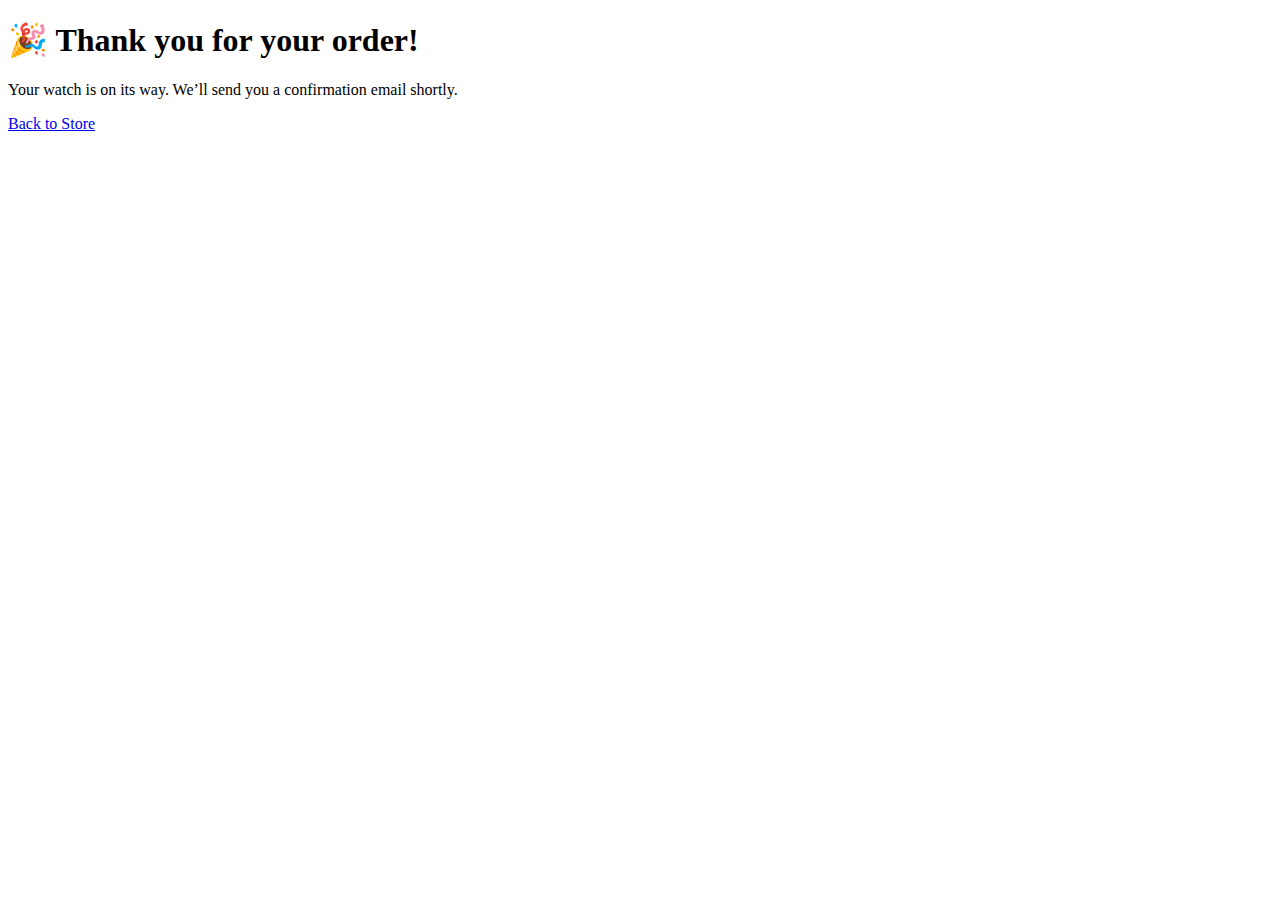
<file: thank you.html>
<!DOCTYPE html>
<html lang="en">
<head>
  <meta charset="UTF-8">
  <title>Thank You</title>
</head>
<body>
  <h1>🎉 Thank you for your order!</h1>
  <p>Your watch is on its way. We’ll send you a confirmation email shortly.</p>
  <a href="index.html">Back to Store</a>
</body>
</html>
</file>
<file: CSS/styles.css>
/* Base Styles */
* {
    margin: 0;
    padding: 0;
    box-sizing: border-box;
    font-family: 'Helvetica Neue', Arial, sans-serif;
}

body {
    color: #333;
    line-height: 1.6;
}

.container {
    width: 90%;
    max-width: 1200px;
    margin: 0 auto;
    padding: 0 20px;
}

/* Hero Section */
.hero {
    background: linear-gradient(rgba(0,0,0,0.5), url('..images/hero-bg.jpg') no-repeat center center fixed);
    background-size: cover;
    background-position: center;
    height: 60vh;
    display: flex;
    align-items: center;
    text-align: center;
    color: white;
}

.hero h1 {
    font-size: 3rem;
    font-weight: 300;
    margin-bottom: 20px;
}

.hero p {
    font-size: 1.2rem;
    max-width: 600px;
    margin: 0 auto;
}

/* Contacting Section */
.contacting {
    padding: 60px 0;
    background: #f9f9f9;
}

.contacting h2 {
    text-align: center;
    margin-bottom: 40px;
    font-size: 2rem;
}

.content-box {
    background: white;
    padding: 40px;
    border-radius: 8px;
    box-shadow: 0 2px 10px rgba(0,0,0,0.1);
}

.feature-list {
    list-style-type: none;
}

.feature-list li {
    padding: 10px 0;
    border-bottom: 1px solid #eee;
    font-size: 1.1rem;
}

/* Teacher Watches Section */
.teacher-watches {
    padding: 60px 0;
    text-align: center;
}

.watch-card {
    background: #222;
    color: white;
    padding: 30px;
    max-width: 400px;
    margin: 0 auto;
    border-radius: 8px;
}

.poetic {
    font-style: italic;
    margin: 15px 0;
    color: #b8860b;
}

.number {
    font-size: 2rem;
    font-weight: bold;
}
</file>
<file: CSS/footer.css>
/* FOOTER STYLES */
footer {
  background-color: #111;
  color: #ccc;
  padding: 40px 0;
  font-family: 'Segoe UI', Tahoma, Geneva, Verdana, sans-serif;
  font-size: 0.9rem;
}

.footer-content {
  display: flex;
  justify-content: space-between;
  flex-wrap: wrap;
  gap: 30px;
}

.footer-content div {
  flex: 1 1 200px;
}

.footer-content h4 {
  color: #fff;
  margin-bottom: 10px;
  font-size: 1rem;
}

.footer-content ul {
  list-style: none;
  padding: 0;
  margin: 0;
}

.footer-content ul li {
  margin-bottom: 8px;
}

.footer-content ul li a {
  color: #ccc;
  text-decoration: none;
  transition: color 0.3s ease;
}

.footer-content ul li a:hover {
  color: #c7a17a;
}

footer .copyright {
  text-align: center;
  margin-top: 30px;
  color: #777;
  font-size: 0.8rem;
}
</file>
<file: CSS/header.css>
/* HEADER STYLES */
header {
  background-color: #fff;
  border-bottom: 1px solid #eaeaea;
  padding: 15px 0;
  box-shadow: 0 2px 5px rgba(0, 0, 0, 0.05);
  font-family: 'Segoe UI', Tahoma, Geneva, Verdana, sans-serif;
}

.main-header {
  display: flex;
  justify-content: space-between;
  align-items: center;
}

.logo {
  font-size: 1.5rem;
  font-weight: bold;
  color: #222;
}

.logo span {
  color: #c7a17a;
}

nav ul {
  list-style: none;
  display: flex;
  gap: 25px;
  padding: 0;
  margin: 0;
}

nav ul li a {
  text-decoration: none;
  color: #222;
  font-weight: 500;
  position: relative;
  transition: color 0.3s ease;
}

nav ul li a:hover {
  color: #c7a17a;
}
.top-bar {
  background-color: hsl(0, 0%, 100%); /* WhatsApp green */
  color: rgb(7, 27, 7);
  padding: 0.5rem 0;
  font-size: 0.95rem;
}

.top-bar-content {
  display: flex;
  justify-content: space-between;
  align-items: center;
}

.whatsapp-link {
  color: white;
  text-decoration: none;
  font-weight: bold;
}

.whatsapp-link:hover {
  text-decoration: underline;
}
</file>
